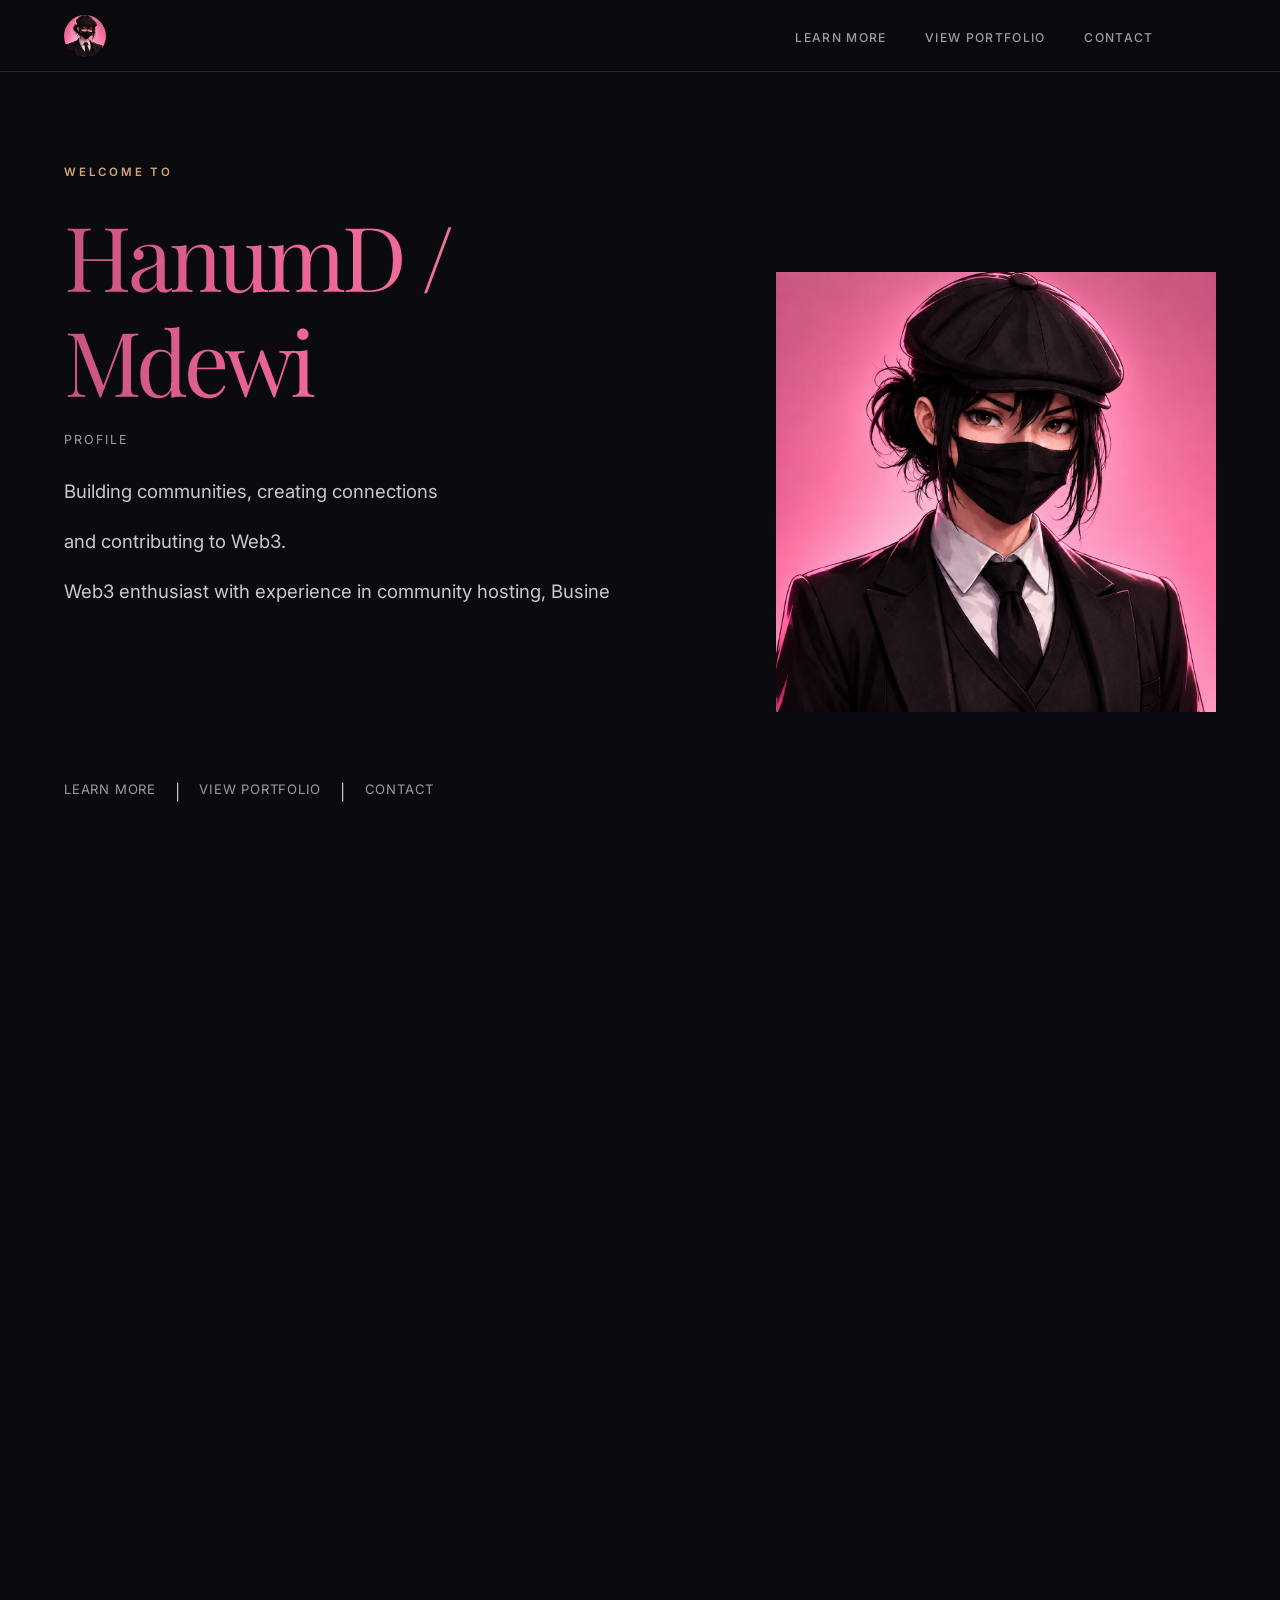
<file: index.html>
<!DOCTYPE html>
<html lang="en">
<head>
    <meta charset="UTF-8">
    <meta name="viewport" content="width=device-width, initial-scale=1.0">
    <title>HanumD / Mdewi — Web3 Community Contributor</title>
    <link rel="stylesheet" href="css/variables.css">
    <link rel="stylesheet" href="css/style.css">
    <link rel="stylesheet" href="css/responsive.css">
    <link href="https://fonts.googleapis.com/css2?family=Playfair+Display:ital,wght@0,400;0,500;0,600;0,700;1,400&family=Inter:wght@300;400;500;600&display=swap" rel="stylesheet">
</head>
<body>
    <nav class="nav">
        <div class="nav-container">
            <a href="index.html" class="logo"><img src="assets/images/profile.jpg" alt="HanumD / Mdewi" class="logo-img"></a>
            <ul class="nav-links">
                <li><a href="about.html">Learn More</a></li>
                <li><a href="projects.html">View Portfolio</a></li>
                <li><a href="contact.html">Contact</a></li>
            </ul>
            <button class="menu-trigger" id="menuTrigger" aria-label="Open menu">
                <span class="bar"></span>
                <span class="bar"></span>
                <span class="bar"></span>
            </button>
        </div>
    </nav>
    <div class="menu-backdrop" id="menuBackdrop"></div>
    <aside class="menu-panel" id="menuPanel" role="dialog" aria-label="Menu">
        <div class="menu-panel__head">
            <h2 class="menu-panel__title" data-i18n="menu.title">// HANUMD / MDEWI</h2>
            <button class="menu-close" id="menuClose" aria-label="Close menu">&times;</button>
        </div>
        <ul class="menu-contents">
            <li class="menu-item">
                <a href="index.html" class="menu-item-link">
                    <span class="menu-item-copy">
                        <span class="menu-item-title" data-text="Home">Home</span>
                        <span class="menu-item-preview" data-text="Landing — banner, tagline &amp; core features.">Landing — banner, tagline &amp; core features.</span>
                    </span>
                </a>
            </li>
            <li class="menu-item">
                <a href="about.html" class="menu-item-link">
                    <span class="menu-item-copy">
                        <span class="menu-item-title" data-text="About">About</span>
                        <span class="menu-item-preview" data-text="Vision, experience &amp; ecosystem links.">Vision, experience &amp; ecosystem links.</span>
                    </span>
                </a>
            </li>
            <li class="menu-item">
                <a href="projects.html" class="menu-item-link">
                    <span class="menu-item-copy">
                        <span class="menu-item-title" data-text="Projects">Projects</span>
                        <span class="menu-item-preview" data-text="Community experience &amp; contributions.">Community experience &amp; contributions.</span>
                    </span>
                </a>
            </li>
            <li class="menu-item">
                <a href="contact.html" class="menu-item-link">
                    <span class="menu-item-copy">
                        <span class="menu-item-title" data-text="Contact">Contact</span>
                        <span class="menu-item-preview" data-text="Get in touch via X, Telegram, Email, Discord.">Get in touch via X, Telegram, Email, Discord.</span>
                    </span>
                </a>
            </li>
        </ul>
        <ul class="menu menu-socials" aria-label="Social media">
            <li class="menu-label">Social media</li>
            <li class="menu-item">
                <a class="menu-item-link" href="https://x.com/HanumD3e" target="_blank" rel="noopener">
                    <img src="assets/icons/x.svg" alt="X" class="menu-item-icon">
                    <span class="menu-item-copy">
                        <span class="menu-item-title" data-text="X">X</span>
                        <span class="menu-item-preview" data-text="HanumD3e">HanumD3e</span>
                    </span>
                </a>
            </li>
            <li class="menu-item">
                <a class="menu-item-link" href="https://t.me/HanumRockerD" target="_blank" rel="noopener">
                    <img src="assets/icons/telegram.svg" alt="Telegram" class="menu-item-icon">
                    <span class="menu-item-copy">
                        <span class="menu-item-title" data-text="Telegram">Telegram</span>
                        <span class="menu-item-preview" data-text="HanumRockerD">HanumRockerD</span>
                    </span>
                </a>
            </li>
            <li class="menu-item">
                <a class="menu-item-link" href="mailto:mdewi2590@gmail.com">
                    <img src="assets/icons/gmail.svg" alt="Email" class="menu-item-icon">
                    <span class="menu-item-copy">
                        <span class="menu-item-title" data-text="Email">Email</span>
                        <span class="menu-item-preview" data-text="mdewi2590@gmail.com">mdewi2590@gmail.com</span>
                    </span>
                </a>
            </li>
            <li class="menu-item">
                <a class="menu-item-link" href="https://discordapp.com/users/1400809156725964801" target="_blank" rel="noopener">
                    <img src="assets/icons/discord.svg" alt="Discord" class="menu-item-icon">
                    <span class="menu-item-copy">
                        <span class="menu-item-title" data-text="Discord">Discord</span>
                        <span class="menu-item-preview" data-text="Send message">Send message</span>
                    </span>
                </a>
            </li>
            <li class="menu-item">
                <a class="menu-item-link" href="https://github.com/mdewi2590-collab" target="_blank" rel="noopener">
                    <img src="assets/icons/github.svg" alt="GitHub" class="menu-item-icon">
                    <span class="menu-item-copy">
                        <span class="menu-item-title" data-text="GitHub">GitHub</span>
                        <span class="menu-item-preview" data-text="Portfolio source">Portfolio source</span>
                    </span>
                </a>
            </li>
            <li class="menu-item">
                <a class="menu-item-link" href="https://www.linkedin.com/in/mega-asmara-dewi-223497419" target="_blank" rel="noopener">
                    <img src="assets/icons/linkedin.svg" alt="LinkedIn" class="menu-item-icon">
                    <span class="menu-item-copy">
                        <span class="menu-item-title" data-text="LinkedIn">LinkedIn</span>
                        <span class="menu-item-preview" data-text="Mega Asmara Dewi">Mega Asmara Dewi</span>
                    </span>
                </a>
            </li>
        </ul>
        <div class="menu-lang-switch">
            <select id="langSelect" aria-label="Language">
                <option value="en">English</option>
                <option value="id">Indonesian</option>
            </select>
        </div>
    </aside>

    <main>
        <section class="hero reveal-block">
            <div class="hero-content">
                <p class="hero-eyebrow reveal-item typewriter" data-type="Welcome to" data-speed="8"></p>
                <h1 class="hero-title reveal-item typewriter" data-type="HanumD / Mdewi" data-speed="8"></h1>
                <p class="hero-profile-label reveal-item typewriter" data-type="profile" data-speed="8"></p>
                <p class="hero-description reveal-item typewriter" data-type="Building communities, creating connections" data-speed="8"></p>
                <p class="hero-description reveal-item typewriter" data-type="and contributing to Web3." data-speed="8"></p>
                <p class="hero-description reveal-item typewriter" data-type="Web3 enthusiast with experience in community hosting, Business Development, user research, and content creation. I've contributed to projects like Ablo, Optimum, and Nirvana, and I'm always looking for opportunities to support communities, engage users, and grow with the ecosystem." data-speed="8"></p>
                <p class="hero-links reveal-item"><a href="about.html">Learn More</a> | <a href="projects.html">View Portfolio</a>| <a href="contact.html">Contact</a></p>
            </div>
            <div class="hero-visual reveal-item">
                <img src="assets/images/profile.jpg" alt="HanumD / Mdewi" class="hero-profile">
            </div>
        </section>

        <section class="split-section reveal-block">
            <div class="split-left reveal-item">
                <div class="split-image">
                    <img src="assets/images/project-1.png" alt="Ablo">
                </div>
            </div>
            <div class="split-right reveal-item">
                <span class="section-tag">Ablo</span>
                <h2 class="split-title">Design Class Host</h2>
                <p class="split-text">
                    Hosted online design classes for community members.
                    Shared practical design knowledge and best practices.
                    Supported creator engagement through educational sessions.
                </p>
                <a href="projects.html#ablo" class="link-arrow">Details →</a>
            </div>
        </section>

        <section class="split-section split-reverse reveal-block">
            <div class="split-right reveal-item">
                <div class="split-image">
                    <img src="assets/images/project-2.png" alt="Optimum">
                </div>
            </div>
            <div class="split-left reveal-item">
                <span class="section-tag">Optimum</span>
                <h2 class="split-title">Community Event Host</h2>
                <p class="split-text">
                    Hosted community events to increase engagement within the Optimum ecosystem, local and global events.
                    Facilitated discussions and supported onboarding for new community members.
                    Helped strengthen community interaction through educational activities.
                </p>
                <a href="projects.html#optimum" class="link-arrow">Details →</a>
            </div>
        </section>

        <section class="split-section reveal-block">
            <div class="split-left reveal-item">
                <div class="split-image">
                    <img src="assets/images/project-3.png" alt="GoDark">
                </div>
            </div>
            <div class="split-right reveal-item">
                <span class="section-tag">GoDark</span>
                <h2 class="split-title">Community Contributor & Content Creator</h2>
                <p class="split-text">
                    Created and shared educational content to increase awareness about privacy and on-chain trading.
                    Engaged with community members through discussions, Q&A, and feedback collection.
                    Helped onboard new members by explaining project concepts and guiding them with useful resources.
                </p>
                <a href="projects.html#godark" class="link-arrow">Details →</a>
            </div>
        </section>

        <section class="split-section split-reverse reveal-block">
            <div class="split-right reveal-item">
                <div class="split-image">
                    <img src="assets/images/project-4.png" alt="Simple Chain">
                </div>
            </div>
            <div class="split-left reveal-item">
                <span class="section-tag">Simple Chain</span>
                <h2 class="split-title">Community Contributor & Content Creator</h2>
                <p class="split-text">
                    Researched and created educational content about Real World Assets (RWA) and SimpleChain's ecosystem.
                    Engaged with the community through discussions, content sharing, and feedback collection.
                    Helped new members understand project fundamentals and use cases through simplified explanations and guides.
                </p>
                <a href="projects.html#simplechain" class="link-arrow">Details →</a>
            </div>
        </section>

        <section class="split-section reveal-block">
            <div class="split-left reveal-item">
                <div class="split-image">
                    <img src="assets/images/project-5.png" alt="Nirvana">
                </div>
            </div>
            <div class="split-right reveal-item">
                <span class="section-tag">Nirvana</span>
                <h2 class="split-title">Business Development & Community Builder</h2>
                <p class="split-text">
                    Conducted user research and collected feedback to validate product ideas.
                    Engaged with potential users and community members through outreach, discussions, and product testing.
                    Created educational content and guided early users to support adoption of Nirvana's token vesting solution on Solana.
                </p>
                <a href="projects.html#nirvana" class="link-arrow">Details →</a>
            </div>
        </section>

        <section class="quote-section reveal-block">
            <p class="quote reveal-item typewriter" data-type="Building communities, creating connections" data-speed="8"></p>
            <p class="quote reveal-item typewriter" data-type="and contributing to Web3." data-speed="8"></p>
        </section>

        <footer class="footer reveal-block">
            <div class="footer-content">
                <a href="https://x.com/HanumD3e" class="footer-icon" target="_blank" rel="noopener noreferrer" title="X">
                    <img src="assets/icons/x.svg" alt="X" class="footer-img">
                </a>
                <a href="https://t.me/HanumRockerD" class="footer-icon" target="_blank" rel="noopener noreferrer" title="Telegram">
                    <img src="assets/icons/telegram.svg" alt="Telegram" class="footer-img">
                </a>
                <a href="mailto:mdewi2590@gmail.com" class="footer-icon" title="Email">
                    <img src="assets/icons/gmail.svg" alt="Email" class="footer-img">
                </a>
                <a href="https://discordapp.com/users/1400809156725964801" class="footer-icon" target="_blank" rel="noopener noreferrer" title="Discord">
                    <img src="assets/icons/discord.svg" alt="Discord" class="footer-img">
                </a>
                <a href="https://github.com/mdewi2590-collab" class="footer-icon" target="_blank" rel="noopener noreferrer" title="GitHub">
                    <img src="assets/icons/github.svg" alt="GitHub" class="footer-img">
                </a>
                <a href="https://www.linkedin.com/in/mega-asmara-dewi-223497419" class="footer-icon" target="_blank" rel="noopener noreferrer" title="LinkedIn — https://www.linkedin.com/in/mega-asmara-dewi-223497419">
                    <img src="assets/icons/linkedin.svg" alt="LinkedIn" class="footer-img">
                </a>
            </div>
            <p class="copyright">© 2026 <a href="https://x.com/eixaid" target="_blank" rel="noopener noreferrer">0xEixa</a>. All rights reserved.</p>
        </footer>
    </main>

    <script src="js/main.js"></script>
    <script src="js/navbar.js"></script>
</body>
</html>
</file>
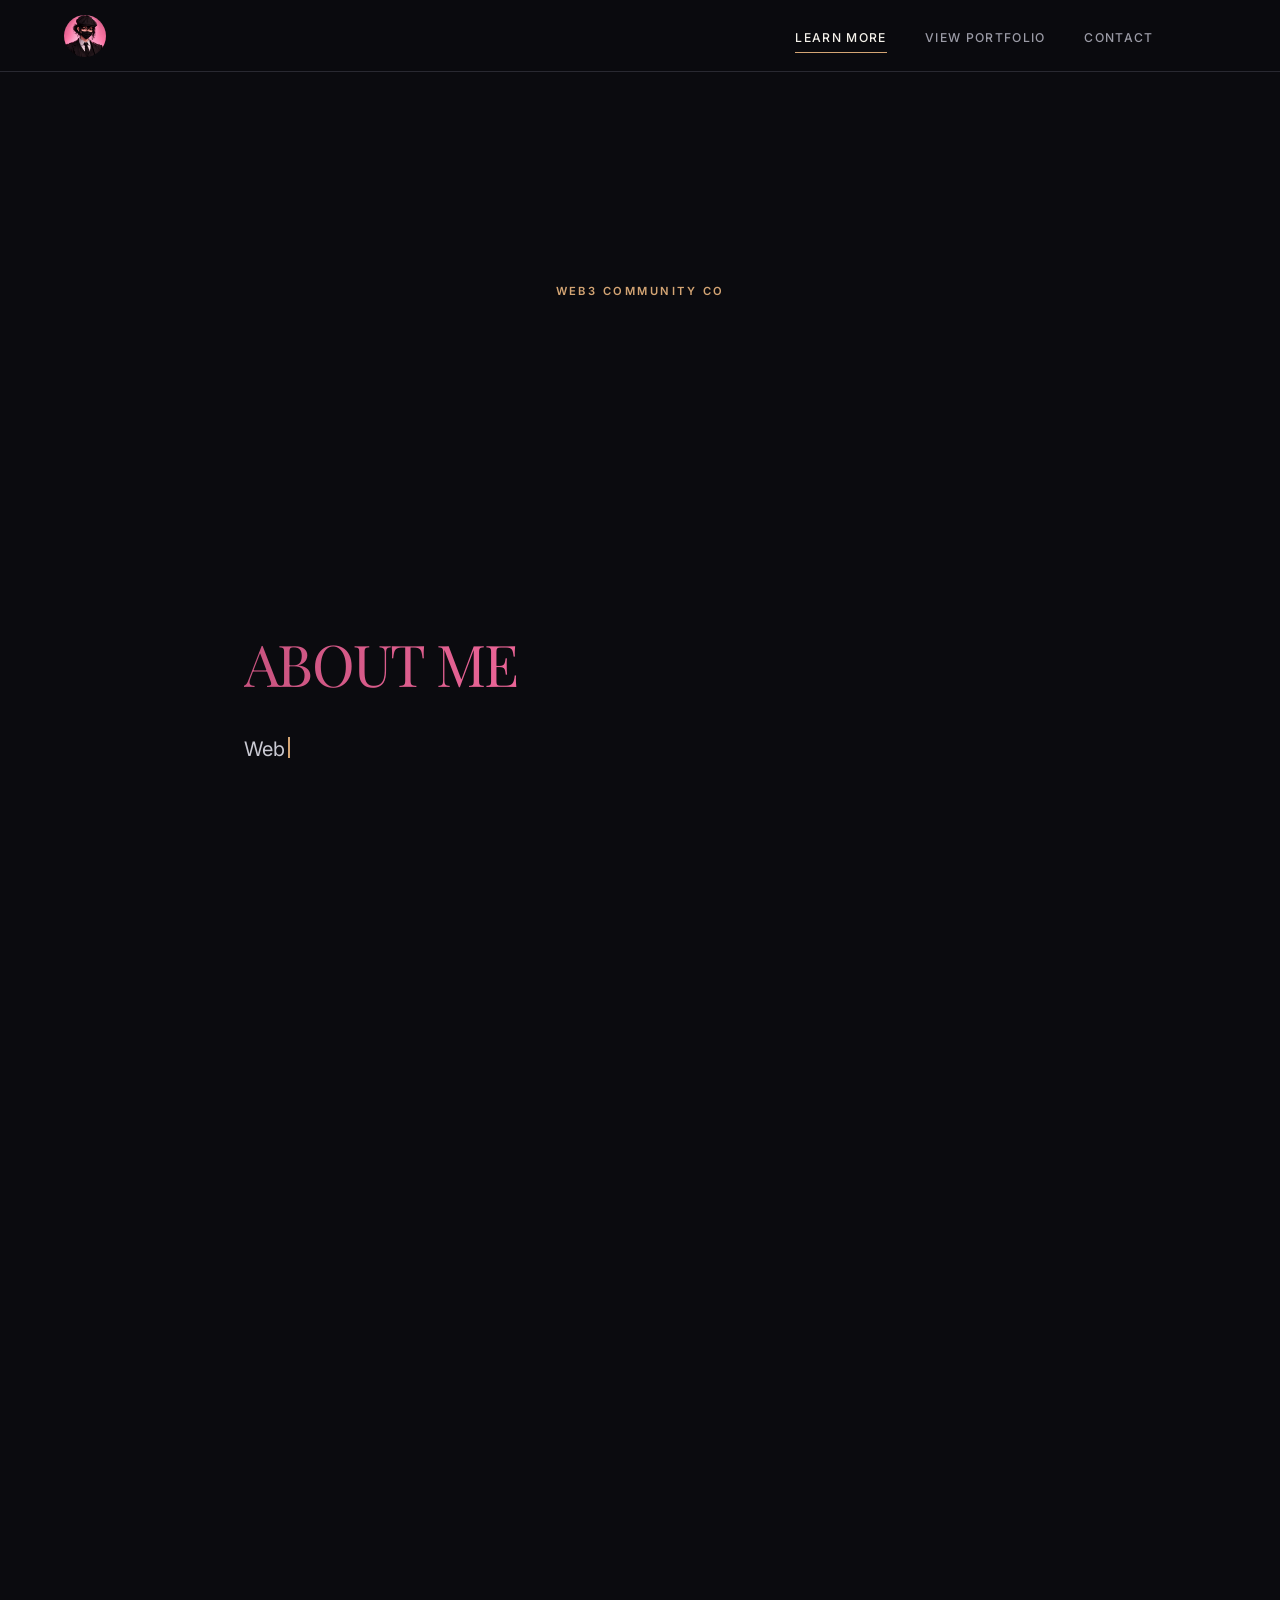
<file: about.html>
<!DOCTYPE html>
<html lang="en">
<head>
    <meta charset="UTF-8">
    <meta name="viewport" content="width=device-width, initial-scale=1.0">
    <title>HanumD / Mdewi — Web3 Community Contributor</title>
    <link rel="stylesheet" href="css/variables.css">
    <link rel="stylesheet" href="css/style.css">
    <link rel="stylesheet" href="css/responsive.css">
    <link href="https://fonts.googleapis.com/css2?family=Playfair+Display:ital,wght@0,400;0,500;0,600;0,700;1,400&family=Inter:wght@300;400;500;600&display=swap" rel="stylesheet">
</head>
<body>
    <nav class="nav">
        <div class="nav-container">
            <a href="index.html" class="logo"><img src="assets/images/profile.jpg" alt="HanumD / Mdewi" class="logo-img"></a>
            <ul class="nav-links">
                <li><a href="about.html">Learn More</a></li>
                <li><a href="projects.html">View Portfolio</a></li>
                <li><a href="contact.html">Contact</a></li>
            </ul>
            <button class="menu-trigger" id="menuTrigger" aria-label="Open menu">
                <span class="bar"></span>
                <span class="bar"></span>
                <span class="bar"></span>
            </button>
        </div>
    </nav>
    <div class="menu-backdrop" id="menuBackdrop"></div>
    <aside class="menu-panel" id="menuPanel" role="dialog" aria-label="Menu">
        <div class="menu-panel__head">
            <h2 class="menu-panel__title" data-i18n="menu.title">// HANUMD / MDEWI</h2>
            <button class="menu-close" id="menuClose" aria-label="Close menu">&times;</button>
        </div>
        <ul class="menu-contents">
                    <li class="menu-item">
                        <a href="index.html" class="menu-item-link">
                            <span class="menu-item-copy">
                                <span class="menu-item-title" data-text="Home">Home</span>
                                <span class="menu-item-preview" data-text="Landing — banner, tagline &amp; core features.">Landing — banner, tagline &amp; core features.</span>
                            </span>
                        </a>
                    </li>
                    <li class="menu-item">
                        <a href="about.html" class="menu-item-link">
                            <span class="menu-item-copy">
                                <span class="menu-item-title" data-text="About">About</span>
                                <span class="menu-item-preview" data-text="Vision, experience &amp; ecosystem links.">Vision, experience &amp; ecosystem links.</span>
                            </span>
                        </a>
                    </li>
                    <li class="menu-item">
                        <a href="projects.html" class="menu-item-link">
                            <span class="menu-item-copy">
                                <span class="menu-item-title" data-text="Projects">Projects</span>
                                <span class="menu-item-preview" data-text="Community experience &amp; contributions.">Community experience &amp; contributions.</span>
                            </span>
                        </a>
                    </li>
                    <li class="menu-item">
                        <a href="contact.html" class="menu-item-link">
                            <span class="menu-item-copy">
                                <span class="menu-item-title" data-text="Contact">Contact</span>
                                <span class="menu-item-preview" data-text="Get in touch via X, Telegram, Email, Discord.">Get in touch via X, Telegram, Email, Discord.</span>
                            </span>
                        </a>
                    </li>
                </ul>
        <ul class="menu menu-socials" aria-label="Social media">
            <li class="menu-label">Social media</li>
            <li class="menu-item">
                <a class="menu-item-link" href="https://x.com/HanumD3e" target="_blank" rel="noopener">
                    <img src="assets/icons/x.svg" alt="X" class="menu-item-icon">
                    <span class="menu-item-copy">
                        <span class="menu-item-title" data-text="X">X</span>
                        <span class="menu-item-preview" data-text="HanumD3e">HanumD3e</span>
                    </span>
                </a>
            </li>
            <li class="menu-item">
                <a class="menu-item-link" href="https://t.me/HanumRockerD" target="_blank" rel="noopener">
                    <img src="assets/icons/telegram.svg" alt="Telegram" class="menu-item-icon">
                    <span class="menu-item-copy">
                        <span class="menu-item-title" data-text="Telegram">Telegram</span>
                        <span class="menu-item-preview" data-text="HanumRockerD">HanumRockerD</span>
                    </span>
                </a>
            </li>
            <li class="menu-item">
                <a class="menu-item-link" href="mailto:mdewi2590@gmail.com">
                    <img src="assets/icons/gmail.svg" alt="Email" class="menu-item-icon">
                    <span class="menu-item-copy">
                        <span class="menu-item-title" data-text="Email">Email</span>
                        <span class="menu-item-preview" data-text="mdewi2590@gmail.com">mdewi2590@gmail.com</span>
                    </span>
                </a>
            </li>
            <li class="menu-item">
                <a class="menu-item-link" href="https://discordapp.com/users/1400809156725964801" target="_blank" rel="noopener">
                    <img src="assets/icons/discord.svg" alt="Discord" class="menu-item-icon">
                    <span class="menu-item-copy">
                        <span class="menu-item-title" data-text="Discord">Discord</span>
                        <span class="menu-item-preview" data-text="Send message">Send message</span>
                    </span>
                </a>
            </li>
            <li class="menu-item">
                <a class="menu-item-link" href="https://github.com/mdewi2590-collab" target="_blank" rel="noopener">
                    <img src="assets/icons/github.svg" alt="GitHub" class="menu-item-icon">
                    <span class="menu-item-copy">
                        <span class="menu-item-title" data-text="GitHub">GitHub</span>
                        <span class="menu-item-preview" data-text="Portfolio source">Portfolio source</span>
                    </span>
                </a>
            </li>
            <li class="menu-item">
                <a class="menu-item-link" href="https://www.linkedin.com/in/mega-asmara-dewi-223497419" target="_blank" rel="noopener">
                    <img src="assets/icons/linkedin.svg" alt="LinkedIn" class="menu-item-icon">
                    <span class="menu-item-copy">
                        <span class="menu-item-title" data-text="LinkedIn">LinkedIn</span>
                        <span class="menu-item-preview" data-text="Mega Asmara Dewi">Mega Asmara Dewi</span>
                    </span>
                </a>
            </li>
        </ul>
        <div class="menu-lang-switch">
            <select id="langSelect" aria-label="Language">
                <option value="en">English</option>
                <option value="id">Indonesian</option>
            </select>
        </div>
    </aside>

    <main>
        <section class="page-header reveal-block">
            <div class="container">
                <p class="section-tag reveal-item typewriter" data-type="WEB3 COMMUNITY CONTRIBUTOR" data-speed="8"></p>
                <h1 class="page-title reveal-item typewriter" data-type="HanumD / Mdewi" data-speed="8"></h1>
            </div>
        </section>

        <!-- Original ABOUT ME section (profile only, tagline removed from here) -->
        <section class="about-section reveal-block">
            <div class="container">
                <h2 class="section-title reveal-item typewriter" data-type="ABOUT ME" data-speed="8"></h2>
                <p class="about-text reveal-item typewriter" data-type="Web3 enthusiast with experience in community hosting, Business Development, user research, and content creation. I've contributed to projects like Ablo, Optimum, and Nirvana, and I'm always looking for opportunities to support communities, engage users, and grow with the ecosystem." data-speed="8"></p>
            </div>
        </section>

        <!-- KEY ACHIEVEMENT -->
        <section class="key-achievements reveal-block">
            <div class="container">
                <h2 class="section-title reveal-item typewriter" data-type="KEY ACHIEVEMENT" data-speed="8"></h2>
                <ul class="achievement-list reveal-item">
                    <li class="reveal-item">Awardee Solana scholarship mancer support by Superteam Indonesia</li>
                    <li class="reveal-item">Awardee Solana scholarship support by Shefi</li>
                    <li class="reveal-item">Conducted 30+ user interviews for product validation.</li>
                    <li class="reveal-item">Acquired 3 pilot users through community outreach.</li>
                    <li class="reveal-item">Hosted Web3 community events at Optimum.</li>
                    <li class="reveal-item">Delivered design workshops for the Ablo community.</li>
                    <li class="reveal-item">Published educational Web3 content across Twitter/X</li>
                </ul>
            </div>
        </section>

        <!-- CERTIFICATION -->
        <section class="certifications reveal-block">
            <div class="container">
                <h2 class="section-title reveal-item typewriter" data-type="CERTIFICATION" data-speed="8"></h2>
                <div class="cert-item reveal-item">
                    <h3 class="cert-title reveal-item typewriter" data-type="Solana Scholarship Awardee Mancer × Superteam Indonesia | 2026">Solana Scholarship Awardee Mancer × Superteam Indonesia | 2026</h3>
                    <p class="cert-desc reveal-item typewriter" data-type="Solana Scholarship Awardee Mancer × Superteam Indonesia | 2026 Successfully completed a 10-week scholarship focused on the Solana ecosystem, startup building, and Web3 product development. Collaborated in a cross-functional team to build Nirvana, a token vesting solution on Solana. Specialized in Business Development, including user research, market validation, product testing, and pilot user acquisition." data-speed="8"></p>
                </div>
                <div class="cert-item reveal-item">
                    <h3 class="cert-title reveal-item typewriter" data-type="Solana Scholarship Awardee SheFi | Global | 2026">Solana Scholarship Awardee SheFi | Global | 2026</h3>
                    <p class="cert-desc reveal-item typewriter" data-type="Solana Scholarship Awardee SheFi | Global | 2026 Selected as a Solana Scholarship Awardee through SheFi, a global Web3 education program. Completed an 8-week program covering Web3 fundamentals, blockchain technology, the Solana ecosystem, DeFi, wallets, and decentralized applications. Engaged with a diverse global community of Web3 learners and builders, developing strong communication, networking, and community engagement skills." data-speed="8"></p>
                </div>
            </div>
        </section>

        <!-- Closing tagline -->
        <section class="quote-section reveal-block">
            <p class="quote reveal-item typewriter" data-type="Building communities, creating connections" data-speed="8"></p>
            <p class="quote reveal-item typewriter" data-type="and contributing to Web3." data-speed="8"></p>
        </section>

        <footer class="footer reveal-block">
            <div class="footer-content">
                <a href="https://x.com/HanumD3e" class="footer-icon" target="_blank" rel="noopener" title="X">
                    <img src="assets/icons/x.svg" alt="X" class="footer-img">
                </a>
                <a href="https://t.me/HanumRockerD" class="footer-icon" target="_blank" rel="noopener" title="Telegram">
                    <img src="assets/icons/telegram.svg" alt="Telegram" class="footer-img">
                </a>
                <a href="mailto:mdewi2590@gmail.com" class="footer-icon" title="Email">
                    <img src="assets/icons/gmail.svg" alt="Email" class="footer-img">
                </a>
                <a href="https://discordapp.com/users/1400809156725964801" class="footer-icon" target="_blank" rel="noopener" title="Discord">
                    <img src="assets/icons/discord.svg" alt="Discord" class="footer-img">
                </a>
                <a href="https://github.com/mdewi2590-collab" class="footer-icon" target="_blank" rel="noopener" title="GitHub">
                    <img src="assets/icons/github.svg" alt="GitHub" class="footer-img">
                </a>
                <a href="https://www.linkedin.com/in/mega-asmara-dewi-223497419" class="footer-icon" target="_blank" rel="noopener" title="LinkedIn">
                    <img src="assets/icons/linkedin.svg" alt="LinkedIn" class="footer-img">
                </a>
            </div>
            <p class="copyright">© 2026 <a href="https://x.com/eixaid" target="_blank" rel="noopener noreferrer">0xEixa</a>. All rights reserved.</p>
        </footer>
    </main>

    <script src="js/main.js"></script>
    <script src="js/navbar.js"></script>
</body>
</html>
</file>
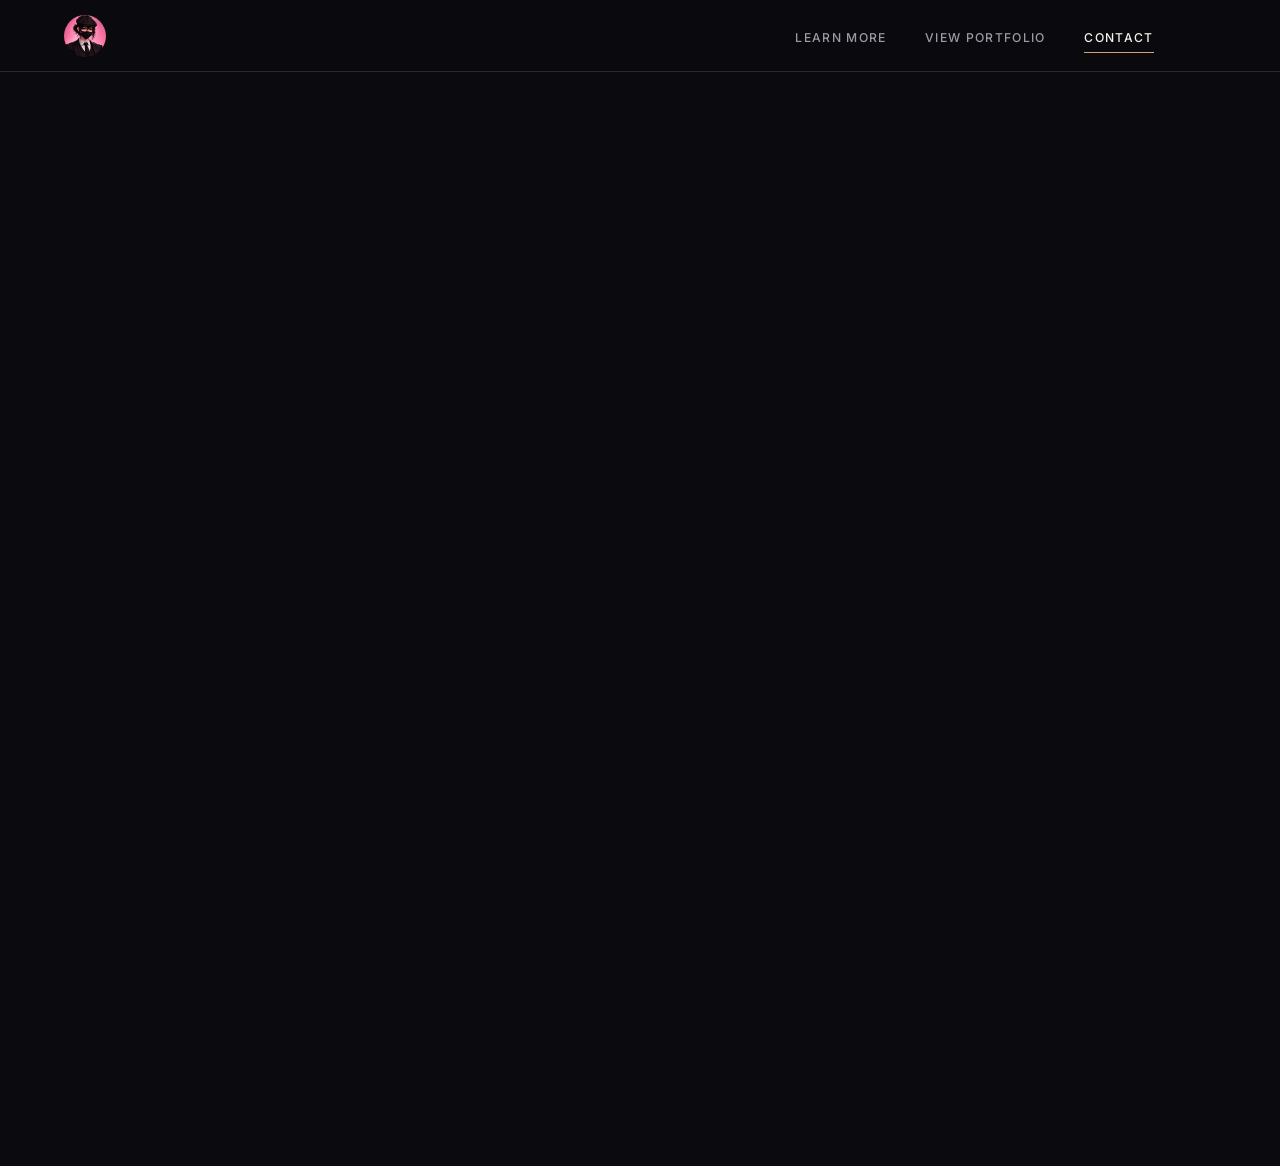
<file: contact.html>
<!DOCTYPE html>
<html lang="en">
<head>
    <meta charset="UTF-8">
    <meta name="viewport" content="width=device-width, initial-scale=1.0">
    <title>Contact me</title>
    <link rel="stylesheet" href="css/variables.css">
    <link rel="stylesheet" href="css/style.css">
    <link rel="stylesheet" href="css/responsive.css">
    <link href="https://fonts.googleapis.com/css2?family=Playfair+Display:ital,wght@0,400;0,500;0,600;0,700;1,400&family=Inter:wght@300;400;500;600&display=swap" rel="stylesheet">
</head>
<body>
    <nav class="nav">
        <div class="nav-container">
            <a href="index.html" class="logo">
                <img src="assets/images/profile.jpg" alt="HanumD / Mdewi" class="logo-img">
            </a>
            <ul class="nav-links">
                <li><a href="about.html">Learn More</a></li>
                <li><a href="projects.html">View Portfolio</a></li>
                <li><a href="contact.html">Contact</a></li>
            </ul>
            <button class="menu-trigger" id="menuTrigger" aria-label="Open menu">
                <span class="bar"></span>
                <span class="bar"></span>
                <span class="bar"></span>
            </button>
        </div>
    </nav>
    <div class="menu-backdrop" id="menuBackdrop"></div>
    <aside class="menu-panel" id="menuPanel" role="dialog" aria-label="Menu">
        <div class="menu-panel__head">
            <h2 class="menu-panel__title" data-i18n="menu.title">// HANUMD / MDEWI</h2>
            <button class="menu-close" id="menuClose" aria-label="Close menu">&times;</button>
        </div>
        <ul class="menu-contents">
            <li class="menu-item">
                <a href="index.html" class="menu-item-link">
                    <span class="menu-item-copy">
                        <span class="menu-item-title" data-text="Home">Home</span>
                        <span class="menu-item-preview" data-text="Landing — banner, tagline &amp; core features.">Landing — banner, tagline &amp; core features.</span>
                    </span>
                </a>
            </li>
            <li class="menu-item">
                <a href="about.html" class="menu-item-link">
                    <span class="menu-item-copy">
                        <span class="menu-item-title" data-text="About">About</span>
                        <span class="menu-item-preview" data-text="Vision, experience &amp; ecosystem links.">Vision, experience &amp; ecosystem links.</span>
                    </span>
                </a>
            </li>
            <li class="menu-item">
                <a href="projects.html" class="menu-item-link">
                    <span class="menu-item-copy">
                        <span class="menu-item-title" data-text="Projects">Projects</span>
                        <span class="menu-item-preview" data-text="Community experience &amp; contributions.">Community experience &amp; contributions.</span>
                    </span>
                </a>
            </li>
            <li class="menu-item">
                <a href="contact.html" class="menu-item-link">
                    <span class="menu-item-copy">
                        <span class="menu-item-title" data-text="Contact">Contact</span>
                        <span class="menu-item-preview" data-text="Get in touch via X, Telegram, Email, Discord.">Get in touch via X, Telegram, Email, Discord.</span>
                    </span>
                </a>
            </li>
        </ul>
        <ul class="menu menu-socials" aria-label="Social media">
            <li class="menu-label">Social media</li>
            <li class="menu-item">
                <a class="menu-item-link" href="https://x.com/HanumD3e" target="_blank" rel="noopener">
                    <img src="assets/icons/x.svg" alt="X" class="menu-item-icon">
                    <span class="menu-item-copy">
                        <span class="menu-item-title" data-text="X">X</span>
                        <span class="menu-item-preview" data-text="HanumD3e">HanumD3e</span>
                    </span>
                </a>
            </li>
            <li class="menu-item">
                <a class="menu-item-link" href="https://t.me/HanumRockerD" target="_blank" rel="noopener">
                    <img src="assets/icons/telegram.svg" alt="Telegram" class="menu-item-icon">
                    <span class="menu-item-copy">
                        <span class="menu-item-title" data-text="Telegram">Telegram</span>
                        <span class="menu-item-preview" data-text="HanumRockerD">HanumRockerD</span>
                    </span>
                </a>
            </li>
            <li class="menu-item">
                <a class="menu-item-link" href="mailto:mdewi2590@gmail.com">
                    <img src="assets/icons/gmail.svg" alt="Email" class="menu-item-icon">
                    <span class="menu-item-copy">
                        <span class="menu-item-title" data-text="Email">Email</span>
                        <span class="menu-item-preview" data-text="mdewi2590@gmail.com">mdewi2590@gmail.com</span>
                    </span>
                </a>
            </li>
            <li class="menu-item">
                <a class="menu-item-link" href="https://discordapp.com/users/1400809156725964801" target="_blank" rel="noopener">
                    <img src="assets/icons/discord.svg" alt="Discord" class="menu-item-icon">
                    <span class="menu-item-copy">
                        <span class="menu-item-title" data-text="Discord">Discord</span>
                        <span class="menu-item-preview" data-text="Send message">Send message</span>
                    </span>
                </a>
            </li>
            <li class="menu-item">
                <a class="menu-item-link" href="https://github.com/mdewi2590-collab" target="_blank" rel="noopener">
                    <img src="assets/icons/github.svg" alt="GitHub" class="menu-item-icon">
                    <span class="menu-item-copy">
                        <span class="menu-item-title" data-text="GitHub">GitHub</span>
                        <span class="menu-item-preview" data-text="Portfolio source">Portfolio source</span>
                    </span>
                </a>
            </li>
            <li class="menu-item">
                <a class="menu-item-link" href="https://www.linkedin.com/in/mega-asmara-dewi-223497419" target="_blank" rel="noopener">
                    <img src="assets/icons/linkedin.svg" alt="LinkedIn" class="menu-item-icon">
                    <span class="menu-item-copy">
                        <span class="menu-item-title" data-text="LinkedIn">LinkedIn</span>
                        <span class="menu-item-preview" data-text="Mega Asmara Dewi">Mega Asmara Dewi</span>
                    </span>
                </a>
            </li>
        </ul>
        <div class="menu-lang-switch">
            <select id="langSelect" aria-label="Language">
                <option value="en">English</option>
                <option value="id">Indonesian</option>
            </select>
        </div>
    </aside>
    <main>
        <section class="contact-page reveal-block">
            <div class="container">
                <div class="contact-info reveal-item">
                    <p class="section-tag reveal-item typewriter" data-type="Contact me" data-speed="8"></p>
                    <h1 class="contact-title reveal-item typewriter" data-type="Contact me" data-speed="8"></h1>
                </div>
                <ul class="contact-list reveal-item">
<li class="contact-item">
<a href="mailto:mdewi2590@gmail.com" class="contact-link">
<li class="contact-item">
                        <div class="contact-header">
                            <img src="assets/icons/gmail.svg" alt="Email" class="contact-icon">
                            <span class="contact-label">Email</span>
                        </div>
                        <p class="contact-value">mdewi2590@gmail.com</p>
                    </li>
</a>
</li>

<li class="contact-item">
<a href="https://t.me/HanumRockerD" class="contact-link" target="_blank" rel="noopener noreferrer">
<li class="contact-item">
                        <div class="contact-header">
                            <img src="assets/icons/telegram.svg" alt="Telegram" class="contact-icon">
                            <span class="contact-label">Telegram</span>
                        </div>
                        <p class="contact-value">HanumRockerD</p>
                    </li>
</a>
</li>

<li class="contact-item">
<a href="https://x.com/HanumD3e" class="contact-link" target="_blank" rel="noopener noreferrer">
<li class="contact-item">
                        <div class="contact-header">
                            <img src="assets/icons/x.svg" alt="X" class="contact-icon">
                            <span class="contact-label">X</span>
                        </div>
                        <p class="contact-value">HanumD3e</p>
                    </li>
</a>
</li>

<li class="contact-item">
<a href="https://discordapp.com/users/1400809156725964801" class="contact-link" target="_blank" rel="noopener noreferrer">
<li class="contact-item">
                        <div class="contact-header">
                            <img src="assets/icons/discord.svg" alt="Discord" class="contact-icon">
                            <span class="contact-label">Discord</span>
                        </div>
                        <p class="contact-value">Send message</p>
                    </li>
</a>
</li>

<li class="contact-item">
<a href="https://www.linkedin.com/in/mega-asmara-dewi-223497419" class="contact-link" target="_blank" rel="noopener noreferrer">
<li class="contact-item">
                        <div class="contact-header">
                            <img src="assets/icons/linkedin.svg" alt="LinkedIn" class="contact-icon">
                            <span class="contact-label">LinkedIn</span>
                        </div>
                        <p class="contact-value">Mega Asmara Dewi</p>
                    </li>
</a>
</li>
</ul>
            </div>
        </section>
    </main>
    <footer class="footer reveal-block">
        <div class="footer-content">
            <a href="https://x.com/HanumD3e" class="footer-icon" target="_blank" rel="noopener noreferrer" title="X">
                <img src="assets/icons/x.svg" alt="X" class="footer-img">
            </a>
            <a href="https://t.me/HanumRockerD" class="footer-icon" target="_blank" rel="noopener noreferrer" title="Telegram">
                <img src="assets/icons/telegram.svg" alt="Telegram" class="footer-img">
            </a>
            <a href="mailto:mdewi2590@gmail.com" class="footer-icon" title="Email">
                <img src="assets/icons/gmail.svg" alt="Email" class="footer-img">
            </a>
            <a href="https://discordapp.com/users/1400809156725964801" class="footer-icon" target="_blank" rel="noopener noreferrer" title="Discord">
                <img src="assets/icons/discord.svg" alt="Discord" class="footer-img">
            </a>
            <a href="https://github.com/mdewi2590-collab" class="footer-icon" target="_blank" rel="noopener noreferrer" title="GitHub">
                <img src="assets/icons/github.svg" alt="GitHub" class="footer-img">
            </a>
            <a href="https://www.linkedin.com/in/mega-asmara-dewi-223497419" class="footer-icon" target="_blank" rel="noopener noreferrer" title="LinkedIn — https://www.linkedin.com/in/mega-asmara-dewi-223497419">
                <img src="assets/icons/linkedin.svg" alt="LinkedIn" class="footer-img">
            </a>
        </div>
        <p class="copyright">© 2026 <a href="https://x.com/eixaid" target="_blank" rel="noopener noreferrer">0xEixa</a>. All rights reserved.</p>
    </footer>
    <script src="js/main.js"></script>
    <script src="js/navbar.js"></script>
</body>
</html>
</file>
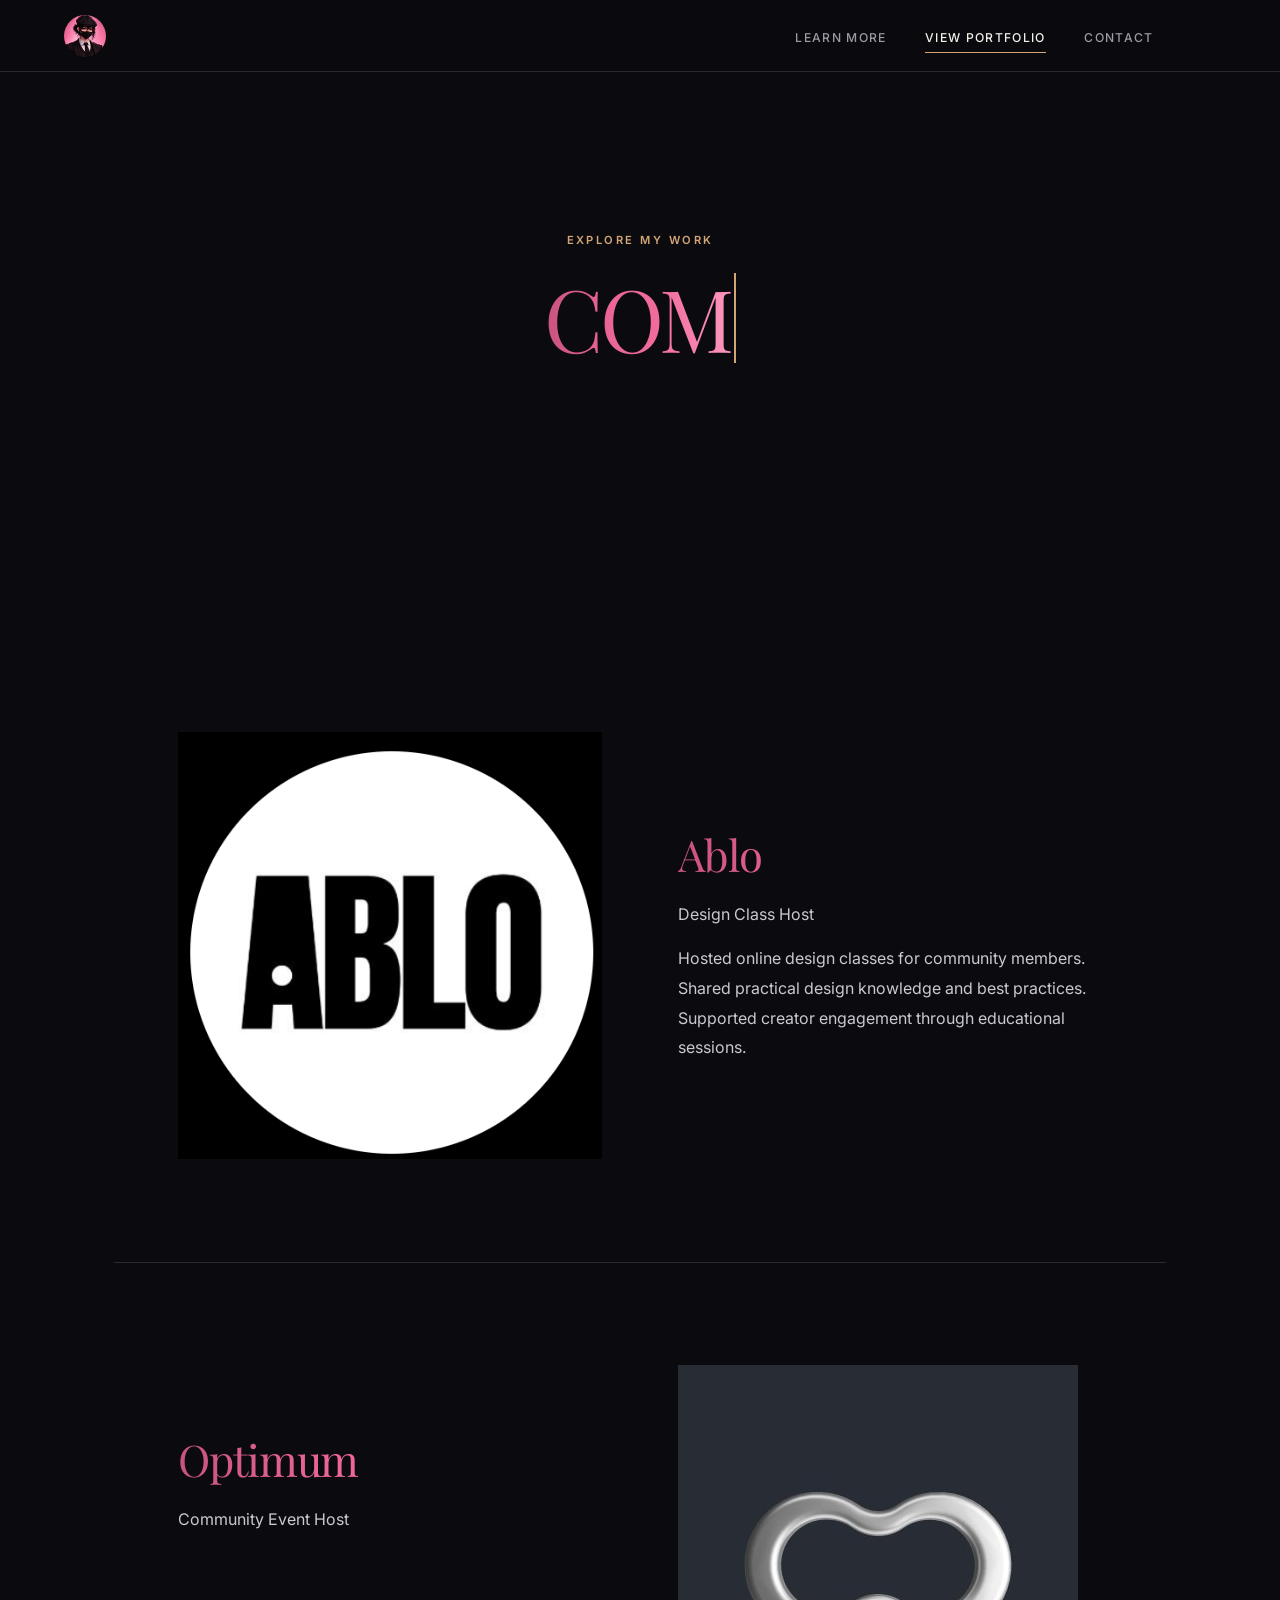
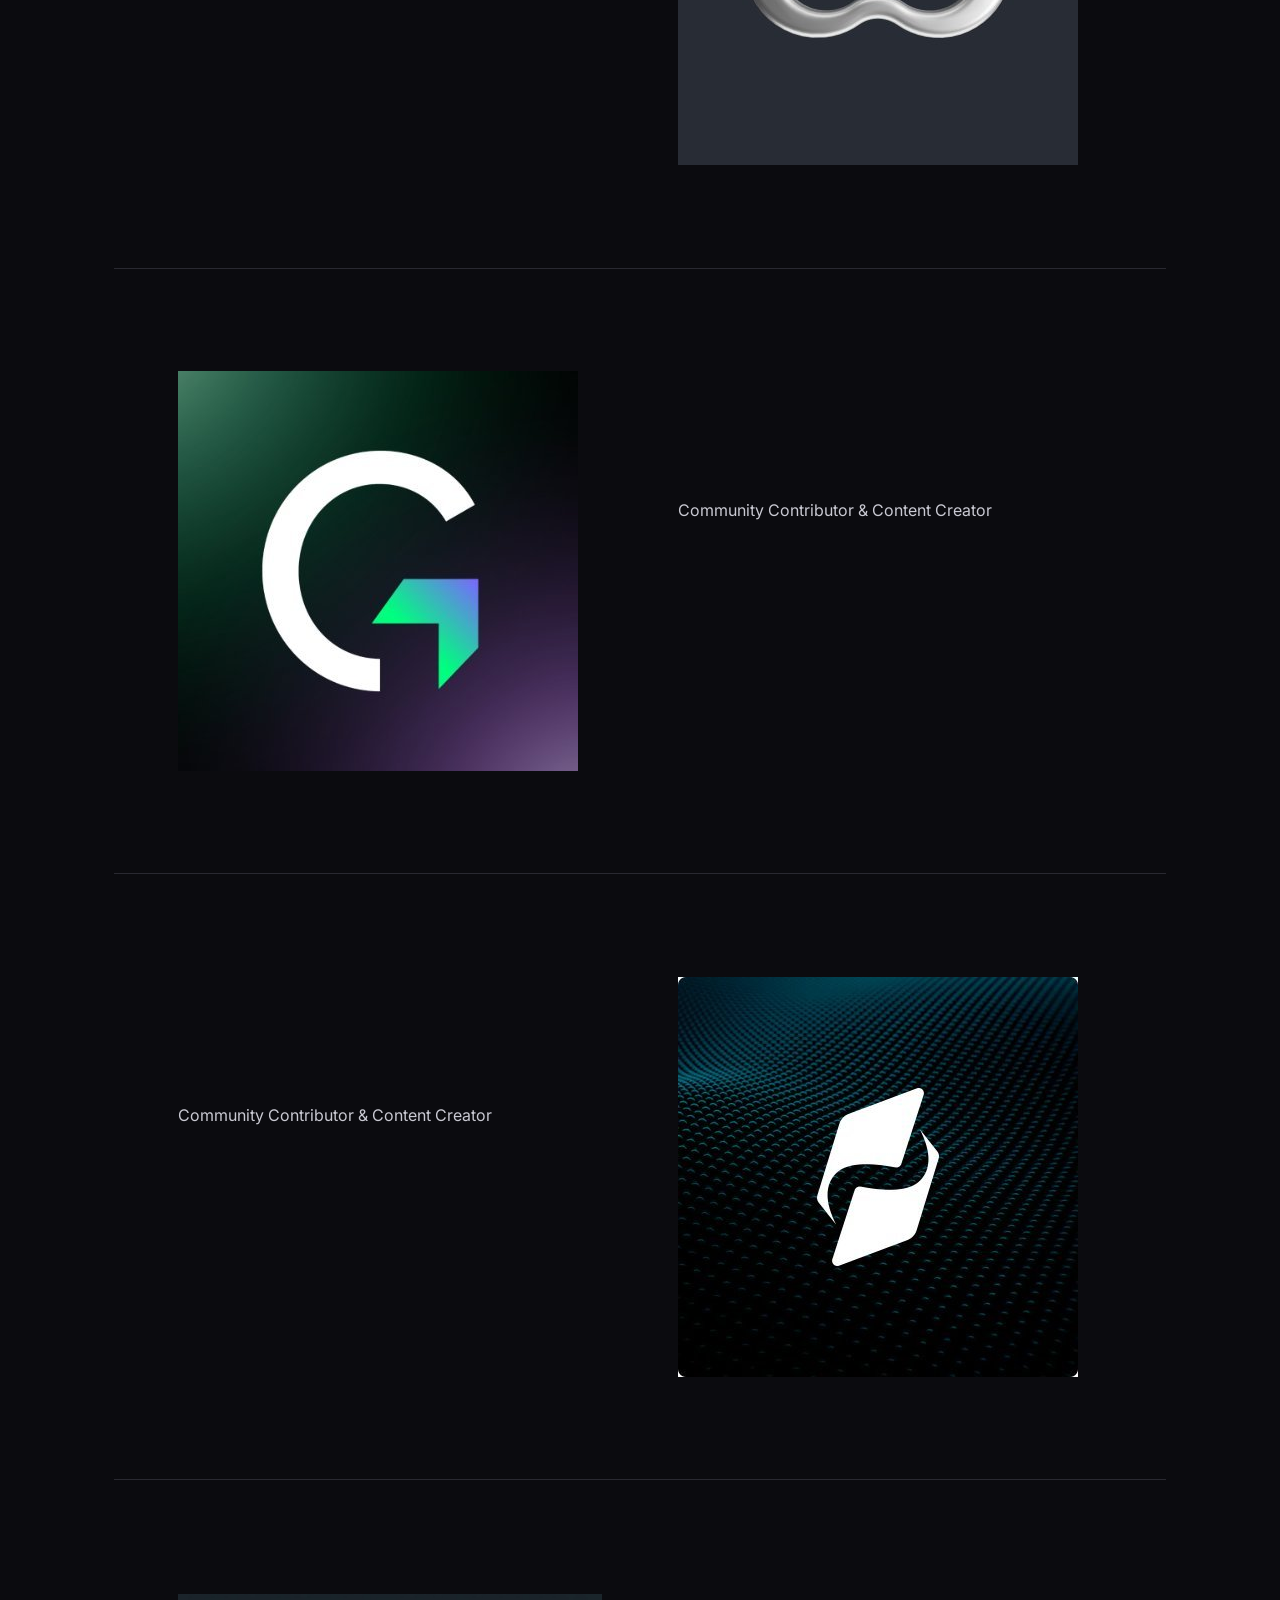
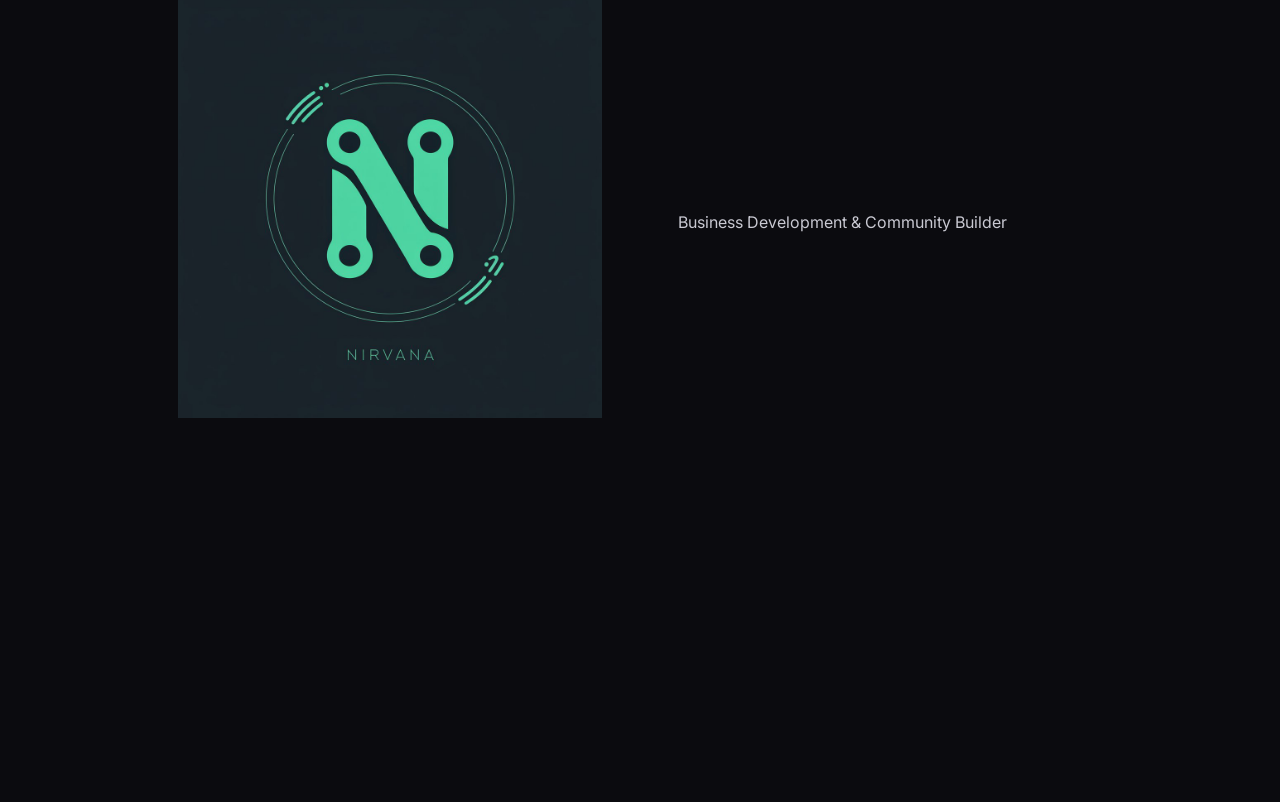
<file: projects.html>
<!DOCTYPE html>
<html lang="en">
<head>
    <meta charset="UTF-8">
    <meta name="viewport" content="width=device-width, initial-scale=1.0">
    <title>Explore my work</title>
    <link rel="stylesheet" href="css/variables.css">
    <link rel="stylesheet" href="css/style.css">
    <link rel="stylesheet" href="css/responsive.css">
    <link href="https://fonts.googleapis.com/css2?family=Playfair+Display:ital,wght@0,400;0,500;0,600;0,700;1,400&family=Inter:wght@300;400;500;600&display=swap" rel="stylesheet">
</head>
<body>
    <nav class="nav">
        <div class="nav-container">
            <a href="index.html" class="logo"><img src="assets/images/profile.jpg" alt="HanumD / Mdewi" class="logo-img"></a>
            <ul class="nav-links">
                <li><a href="about.html">Learn More</a></li>
                <li><a href="projects.html">View Portfolio</a></li>
                <li><a href="contact.html">Contact</a></li>
            </ul>
            <button class="menu-trigger" id="menuTrigger" aria-label="Open menu">
                <span class="bar"></span>
                <span class="bar"></span>
                <span class="bar"></span>
            </button>
        </div>
    </nav>
    <div class="menu-backdrop" id="menuBackdrop"></div>
    <aside class="menu-panel" id="menuPanel" role="dialog" aria-label="Menu">
        <div class="menu-panel__head">
            <h2 class="menu-panel__title" data-i18n="menu.title">// HANUMD / MDEWI</h2>
            <button class="menu-close" id="menuClose" aria-label="Close menu">&times;</button>
        </div>
        <ul class="menu-contents">
                    <li class="menu-item">
                        <a href="index.html" class="menu-item-link">
                            <span class="menu-item-copy">
                                <span class="menu-item-title" data-text="Home">Home</span>
                                <span class="menu-item-preview" data-text="Landing — banner, tagline &amp; core features.">Landing — banner, tagline &amp; core features.</span>
                            </span>
                        </a>
                    </li>
                    <li class="menu-item">
                        <a href="about.html" class="menu-item-link">
                            <span class="menu-item-copy">
                                <span class="menu-item-title" data-text="About">About</span>
                                <span class="menu-item-preview" data-text="Vision, experience &amp; ecosystem links.">Vision, experience &amp; ecosystem links.</span>
                            </span>
                        </a>
                    </li>
                    <li class="menu-item">
                        <a href="projects.html" class="menu-item-link">
                            <span class="menu-item-copy">
                                <span class="menu-item-title" data-text="Projects">Projects</span>
                                <span class="menu-item-preview" data-text="Community experience &amp; contributions.">Community experience &amp; contributions.</span>
                            </span>
                        </a>
                    </li>
                    <li class="menu-item">
                        <a href="contact.html" class="menu-item-link">
                            <span class="menu-item-copy">
                                <span class="menu-item-title" data-text="Contact">Contact</span>
                                <span class="menu-item-preview" data-text="Get in touch via X, Telegram, Email, Discord.">Get in touch via X, Telegram, Email, Discord.</span>
                            </span>
                        </a>
                    </li>
                </ul>
        <ul class="menu menu-socials" aria-label="Social media">
            <li class="menu-label">Social media</li>
            <li class="menu-item">
                <a class="menu-item-link" href="https://x.com/HanumD3e" target="_blank" rel="noopener">
                    <img src="assets/icons/x.svg" alt="X" class="menu-item-icon">
                    <span class="menu-item-copy">
                        <span class="menu-item-title" data-text="X">X</span>
                        <span class="menu-item-preview" data-text="HanumD3e">HanumD3e</span>
                    </span>
                </a>
            </li>
            <li class="menu-item">
                <a class="menu-item-link" href="https://t.me/HanumRockerD" target="_blank" rel="noopener">
                    <img src="assets/icons/telegram.svg" alt="Telegram" class="menu-item-icon">
                    <span class="menu-item-copy">
                        <span class="menu-item-title" data-text="Telegram">Telegram</span>
                        <span class="menu-item-preview" data-text="HanumRockerD">HanumRockerD</span>
                    </span>
                </a>
            </li>
            <li class="menu-item">
                <a class="menu-item-link" href="mailto:mdewi2590@gmail.com">
                    <img src="assets/icons/gmail.svg" alt="Email" class="menu-item-icon">
                    <span class="menu-item-copy">
                        <span class="menu-item-title" data-text="Email">Email</span>
                        <span class="menu-item-preview" data-text="mdewi2590@gmail.com">mdewi2590@gmail.com</span>
                    </span>
                </a>
            </li>
            <li class="menu-item">
                <a class="menu-item-link" href="https://discordapp.com/users/1400809156725964801" target="_blank" rel="noopener">
                    <img src="assets/icons/discord.svg" alt="Discord" class="menu-item-icon">
                    <span class="menu-item-copy">
                        <span class="menu-item-title" data-text="Discord">Discord</span>
                        <span class="menu-item-preview" data-text="Send message">Send message</span>
                    </span>
                </a>
            </li>
            <li class="menu-item">
                <a class="menu-item-link" href="https://github.com/mdewi2590-collab" target="_blank" rel="noopener">
                    <img src="assets/icons/github.svg" alt="GitHub" class="menu-item-icon">
                    <span class="menu-item-copy">
                        <span class="menu-item-title" data-text="GitHub">GitHub</span>
                        <span class="menu-item-preview" data-text="Portfolio source">Portfolio source</span>
                    </span>
                </a>
            </li>
            <li class="menu-item">
                <a class="menu-item-link" href="https://www.linkedin.com/in/mega-asmara-dewi-223497419" target="_blank" rel="noopener">
                    <img src="assets/icons/linkedin.svg" alt="LinkedIn" class="menu-item-icon">
                    <span class="menu-item-copy">
                        <span class="menu-item-title" data-text="LinkedIn">LinkedIn</span>
                        <span class="menu-item-preview" data-text="Mega Asmara Dewi">Mega Asmara Dewi</span>
                    </span>
                </a>
            </li>
        </ul>
        <div class="menu-lang-switch">
            <select id="langSelect" aria-label="Language">
                <option value="en">English</option>
                <option value="id">Indonesian</option>
            </select>
        </div>
    </aside>

    <main>
        <section class="page-header reveal-block">
            <div class="container">
                <p class="section-tag reveal-item typewriter" data-type="Explore my work" data-speed="8"></p>
                <h1 class="page-title reveal-item typewriter" data-type="COMMUNITY EXPERIENCE" data-speed="8"></h1>
            </div>
        </section>

        <section class="projects-page reveal-block">
            <div class="container">
                <div class="project-list">
                    <article class="project-card reveal-item" id="ablo">
                        <div class="project-image">
                            <img src="assets/images/project-1.png" alt="Ablo">
                        </div>
                        <div class="project-info">
                            <h2 class="typewriter" data-type="Ablo" data-speed="8"></h2>
                            <p class="project-role">Design Class Host</p>
                            <p class="project-description typewriter" data-type="Hosted online design classes for community members. Shared practical design knowledge and best practices. Supported creator engagement through educational sessions." data-speed="8"></p>
                        </div>
                    </article>

                    <article class="project-card project-reverse reveal-item" id="optimum">
                        <div class="project-info">
                            <h2 class="typewriter" data-type="Optimum" data-speed="8"></h2>
                            <p class="project-role">Community Event Host</p>
                            <p class="project-description typewriter" data-type="Hosted community events to increase engagement within the Optimum ecosystem local and global events. Facilitated discussions and supported onboarding for new community members. Helped strengthen community interaction through educational activities." data-speed="8"></p>
                        </div>
                        <div class="project-image">
                            <img src="assets/images/project-2.png" alt="Optimum">
                        </div>
                    </article>

                    <article class="project-card reveal-item" id="godark">
                        <div class="project-image">
                            <img src="assets/images/project-3.png" alt="GoDark">
                        </div>
                        <div class="project-info">
                            <h2 class="typewriter" data-type="GoDark" data-speed="8"></h2>
                            <p class="project-role">Community Contributor & Content Creator</p>
                            <p class="project-description typewriter" data-type="Created and shared educational content to increase awareness about privacy and on-chain trading. Engaged with community members through discussions, Q&A, and feedback collection. Helped onboard new members by explaining project concepts and guiding them with useful resources." data-speed="8"></p>
                        </div>
                    </article>

                    <article class="project-card project-reverse reveal-item" id="simplechain">
                        <div class="project-info">
                            <h2 class="typewriter" data-type="Simple Chain" data-speed="8"></h2>
                            <p class="project-role">Community Contributor & Content Creator</p>
                            <p class="project-description typewriter" data-type="Researched and created educational content about Real World Assets (RWA) and SimpleChain's ecosystem. Engaged with the community through discussions, content sharing, and feedback collection. Helped new members understand project fundamentals and use cases through simplified explanations and guides." data-speed="8"></p>
                        </div>
                        <div class="project-image">
                            <img src="assets/images/project-4.png" alt="Simple Chain">
                        </div>
                    </article>

                    <article class="project-card reveal-item" id="nirvana">
                        <div class="project-image">
                            <img src="assets/images/project-5.png" alt="Nirvana">
                        </div>
                        <div class="project-info">
                            <h2 class="typewriter" data-type="Nirvana — Solana Scholarship Project by Mancer × Superteam Indonesia" data-speed="8"></h2>
                            <p class="project-role">Business Development & Community Builder</p>
                            <p class="project-description typewriter" data-type="Conducted user research and collected feedback to validate product ideas. Engaged with potential users and community members through outreach, discussions, and product testing. Created educational content and guided early users to support adoption of Nirvana's token vesting solution on Solana." data-speed="8"></p>
                        </div>
                    </article>
                </div>
            </div>
        </section>

        <footer class="footer reveal-block">
            <div class="footer-content">
                <a href="https://x.com/HanumD3e" class="footer-icon" target="_blank" rel="noopener noreferrer" title="X">
                    <img src="assets/icons/x.svg" alt="X" class="footer-img">
                </a>
                <a href="https://t.me/HanumRockerD" class="footer-icon" target="_blank" rel="noopener noreferrer" title="Telegram">
                    <img src="assets/icons/telegram.svg" alt="Telegram" class="footer-img">
                </a>
                <a href="mailto:mdewi2590@gmail.com" class="footer-icon" title="Email">
                    <img src="assets/icons/gmail.svg" alt="Email" class="footer-img">
                </a>
                <a href="https://discordapp.com/users/1400809156725964801" class="footer-icon" target="_blank" rel="noopener noreferrer" title="Discord">
                    <img src="assets/icons/discord.svg" alt="Discord" class="footer-img">
                </a>
                <a href="https://github.com/mdewi2590-collab" class="footer-icon" target="_blank" rel="noopener noreferrer" title="GitHub">
                    <img src="assets/icons/github.svg" alt="GitHub" class="footer-img">
                </a>
                <a href="https://www.linkedin.com/in/mega-asmara-dewi-223497419" class="footer-icon" target="_blank" rel="noopener noreferrer" title="LinkedIn — https://www.linkedin.com/in/mega-asmara-dewi-223497419">
                    <img src="assets/icons/linkedin.svg" alt="LinkedIn" class="footer-img">
                </a>
            </div>
            <p class="copyright">© 2026 <a href="https://x.com/eixaid" target="_blank" rel="noopener noreferrer">0xEixa</a>. All rights reserved.</p>
        </footer>
    </main>

    <script src="js/main.js"></script>
    <script src="js/navbar.js"></script>
</body>
</html>
</file>
<file: css/variables.css>
:root {
    --bg: #0b0b0f;
    --surface: #131318;
    --surface-2: #181820;
    --text: #c9c9d2;
    --text-bright: #f4f1ea;
    --muted: #9b9ba6;
    --accent: #d4a574;
    --accent-soft: rgba(212, 165, 116, 0.14);
    --border: #292931;
    --nav-bg: rgba(11, 11, 15, 0.94);
    --nav-height: 72px;
    --content: 1180px;
    --gutter: clamp(1.25rem, 5vw, 4rem);
    --section-space: clamp(4rem, 8vw, 7rem);
    --transition: 240ms ease;
}
</file>
<file: css/style.css>
/* Hanum minimalist portfolio — responsive editorial system */
*,
*::before,
*::after {
    box-sizing: border-box;
}

html {
    scroll-behavior: smooth;
}

body {
    margin: 0;
    background: var(--bg);
    color: var(--text);
    font-family: "Inter", -apple-system, BlinkMacSystemFont, "Segoe UI", sans-serif;
    font-size: 1rem;
    line-height: 1.75;
    overflow-x: hidden;
    -webkit-font-smoothing: antialiased;
}

img {
    display: block;
    max-width: 100%;
}

a {
    color: inherit;
    text-decoration: none;
}

h1,
h2,
h3,
p {
    margin-top: 0;
}

h1,
h2,
h3 {
    color: var(--text-bright);
    font-family: "Playfair Display", Georgia, serif;
    font-weight: 400;
    line-height: 1.18;
}

p {
    color: var(--text);
}

::selection {
    background: var(--accent);
    color: #111;
}

/* Navigation */
.nav {
    position: fixed;
    inset: 0 0 auto;
    z-index: 1000;
    height: var(--nav-height);
    background: var(--nav-bg);
    border-bottom: 1px solid var(--border);
    backdrop-filter: blur(16px);
}

.nav-container {
    width: min(100%, 1320px);
    height: 100%;
    margin: 0 auto;
    padding: 0 var(--gutter);
    display: flex;
    align-items: center;
    gap: clamp(1rem, 3vw, 2.5rem);
    overflow: hidden;
}

.logo {
    flex: 0 0 auto;
    display: inline-flex;
    align-items: center;
}

.logo-img {
    width: 42px;
    height: 42px;
    border-radius: 50%;
    object-fit: cover;
    transition: transform var(--transition);
}

.logo:hover .logo-img {
    transform: rotate(-4deg) scale(1.04);
}

.nav-links {
    min-width: 0;
    margin: 0 0 0 auto;
    padding: 0;
    display: flex;
    align-items: center;
    gap: clamp(1.2rem, 3vw, 2.6rem);
    list-style: none;
    white-space: nowrap;
}

.nav-links a {
    position: relative;
    color: var(--muted);
    font-size: 0.76rem;
    font-weight: 500;
    letter-spacing: 0.11em;
    text-transform: uppercase;
    transition: color var(--transition);
}

.nav-links a::after {
    content: "";
    position: absolute;
    right: 0;
    bottom: -8px;
    left: 0;
    height: 1px;
    background: var(--accent);
    transform: scaleX(0);
    transform-origin: right;
    transition: transform 180ms ease;
}

.nav-links a:hover,
.nav-links a.active {
    color: var(--text-bright);
}

.nav-links a:hover::after,
.nav-links a.active::after {
    transform: scaleX(1);
    transform-origin: left;
}

main {
    padding-top: var(--nav-height);
}

/* Menu Trigger (Hamburger) — 3 white stacked lines, visible on black navbar */
.menu-trigger {
    flex: 0 0 auto;
    background: transparent !important;
    border: none;
    cursor: pointer;
    padding: 0.5rem;
    display: flex !important;
    flex-direction: column;
    justify-content: center;
    gap: 4px;
    width: 24px;
    height: 18px;
}

.menu-trigger .bar {
    display: block;
    width: 24px;
    height: 2px;
    background: linear-gradient(
      90deg,
      #C8537F 0%,
      #EB6597 35%,
      #F16C9B 60%,
      #FE99C1 100%
    );
    margin: 0;
    transition: transform 0.3s, opacity 0.3s;
    border-radius: 2px;
}

.menu-trigger:hover .bar {
    opacity: 0.75;
}

.menu-trigger.open .bar:first-child {
    transform: translateY(6px) rotate(45deg);
}

.menu-trigger.open .bar:nth-child(2) {
    opacity: 0;
}

.menu-trigger.open .bar:last-child {
    transform: translateY(-6px) rotate(-45deg);
}

/* Menu Backdrop */
.menu-backdrop {
    position: fixed;
    top: 0;
    left: 0;
    right: 0;
    bottom: 0;
    background: rgba(0,0,0,0.5);
    z-index: 1500;
    opacity: 0;
    visibility: hidden;
    transition: opacity 0.3s, visibility 0.3s;
}

.menu-backdrop.open {
    opacity: 1;
    visibility: visible;
}

/* Menu Panel */
.menu-panel {
    position: fixed;
    top: 0;
    right: 0;
    bottom: 0;
    width: 80vw;
    max-width: 300px;
    height: 100vh;
    background: var(--bg);
    z-index: 2000;
    transform: translateX(100%);
    transition: transform 0.3s ease;
    padding: 2rem;
    overflow-y: auto;
}

.menu-panel.open {
    transform: translateX(0);
}

.menu-panel__head {
    display: flex;
    justify-content: space-between;
    align-items: center;
    margin-bottom: 1.5rem;
}

.menu-panel__title {
    margin: 0;
    font-size: 1.5rem;
    font-family: "Playfair Display", Georgia, serif;
    color: var(--text-bright);
}

.menu-close {
    background: none;
    border: none;
    font-size: 2rem;
    cursor: pointer;
    color: var(--text-bright);
    padding: 0;
    line-height: 1;
}

.menu-contents {
    list-style: none;
    padding: 0;
    margin: 0;
}

.menu-contents li {
    margin-bottom: 1.5rem;
}

.menu-contents a {
    color: var(--text);
    text-decoration: none;
    font-size: 1.2rem;
    display: flex;
    align-items: center;
    gap: 0.5rem;
}

.menu-contents a:hover {
    color: var(--accent);
}

/* Menu */
.menu {
    display: none;
    flex-direction: column;
    gap: 1.25rem;
    padding: 1.5rem 0 0;
    margin: 0;
    list-style: none;
}

.menu-panel.open .menu {
    display: flex;
}

.menu-label {
    margin: 0 0 -0.75rem;
    color: var(--accent);
    font-size: 0.7rem;
    font-weight: 600;
    letter-spacing: 0.14em;
    text-transform: uppercase;
}

.menu-item {
    display: flex;
    flex-direction: column;
    gap: 0.25rem;
}

.menu-item-link {
    display: flex;
    align-items: flex-start;
    gap: 0.75rem;
    color: var(--text);
    transition: color var(--transition), transform var(--transition);
}

.menu-item-link:hover {
    color: var(--accent);
    transform: translateX(3px);
}

.menu-item-icon {
    width: 22px;
    height: 22px;
    margin-top: 0.1rem;
    flex-shrink: 0;
}

.menu-item-copy {
    display: flex;
    flex-direction: column;
    gap: 0.25rem;
}

.menu-item-title {
    font-size: 1rem;
    font-weight: 600;
    color: var(--text-bright);
    line-height: 1.2;
}

.menu-item-preview {
    font-size: 0.8125rem;
    color: #F7A8C7;
    line-height: 1.3;
}

.menu-lang-switch {
    margin-top: 2rem;
}

.menu-lang-switch select {
    width: 100%;
    padding: 0.5rem;
    font-size: 1rem;
    background: var(--surface);
    border: 1px solid var(--border);
    color: var(--text);
    border-radius: 4px;
    appearance: none;
    -webkit-appearance: none;
    -moz-appearance: none;
}

/* Footer */
.footer {
    padding: 2.2rem var(--gutter);
    border-top: 1px solid var(--border);
}

.footer-content {
    width: min(100%, var(--content));
    margin: 0 auto;
    display: flex;
    justify-content: center;
    gap: 1rem;
    flex-wrap: wrap;
}

/* Footer icon size — small on mobile, larger on desktop */
.footer-content img,
.footer-content svg {
    width: 20px;
    height: 20px;
}

@media (min-width: 768px) {
    .footer-content img,
    .footer-content svg {
        width: 24px;
        height: 24px;
    }
}

/* Copyright */
.copyright {
    margin: 1rem 0 0;
    text-align: center;
    font-size: 0.75rem;
    color: #F7A8C7;
    line-height: 1.5;
}
.copyright a {
    color: inherit;
    text-decoration: none;
}
.copyright a:hover {
    color: #F7A8C7;
    text-decoration: underline;
}

/* Global icon color fix — ensure all icons are white on dark backgrounds */
.contact-icon,
.social-icons img,
.social-icons svg,
.menu-item-icon,
.social-icon,
.footer-img,
.menu-social-icon {
    filter: brightness(0) invert(1);
}

/* Contact page icon size */
.contact-list img,
.contact-list svg {
    width: 20px;
    height: 20px;
}
@media (min-width: 768px) {
    .contact-list img,
    .contact-list svg {
        width: 24px;
        height: 24px;
    }
}

/* Pante-style scroll reveal */
.reveal-block {
    opacity: 0;
    transform: translateY(38px);
    transition: opacity 750ms ease-out, transform 750ms ease-out;
    will-change: opacity, transform;
}

.reveal-block.visible {
    opacity: 1;
    transform: translateY(0);
}

.reveal-item {
    opacity: 0;
    transform: translateY(22px) scale(0.985);
    transition: opacity 600ms ease-out, transform 600ms ease-out;
}

.reveal-item.visible {
    opacity: 1;
    transform: translateY(0) scale(1);
}

.typewriter {
    min-height: 1em;
    white-space: pre-line;
    word-break: break-word;
    overflow: visible;
}

.tw-cursor {
    display: inline-block;
    width: 2px;
    height: 1.05em;
    margin-left: 3px;
    vertical-align: -0.12em;
    background: var(--accent);
    animation: cursor-blink 800ms step-end infinite;
}

@keyframes cursor-blink {
    0%, 45% { opacity: 1; }
    50%, 100% { opacity: 0; }
}

/* Hero */
.hero {
    min-height: calc(100vh - var(--nav-height));
    max-width: 1320px;
    margin: 0 auto;
    padding: clamp(3rem, 7vw, 6rem) var(--gutter);
    display: grid;
    grid-template-columns: minmax(0, 1.12fr) minmax(320px, 0.88fr);
    align-items: center;
    gap: clamp(2.5rem, 6vw, 6rem);
}

.hero-content {
    max-width: 720px;
}

.hero-eyebrow {
    margin-bottom: 1.25rem;
    color: var(--accent);
    font-size: 0.72rem;
    font-weight: 600;
    letter-spacing: 0.24em;
    text-transform: uppercase;
}

.hero-title {
    margin-bottom: 1rem;
    font-size: clamp(3rem, 7vw, 6.4rem);
    letter-spacing: -0.045em;
}

.hero-profile-label {
    margin-bottom: 1.4rem;
    color: var(--muted);
    font-size: 0.78rem;
    letter-spacing: 0.16em;
    text-transform: uppercase;
}

.hero-role {
    margin-bottom: 2rem;
    color: var(--text-bright);
    font-size: 0.8rem;
    font-weight: 600;
    letter-spacing: 0.18em;
    text-transform: uppercase;
}

.hero-description {
    max-width: 620px;
    margin-bottom: 1rem;
    color: var(--text);
    font-size: clamp(1rem, 1.5vw, 1.16rem);
    line-height: 1.85;
}

.hero-description + .hero-description {
    max-width: 680px;
}

.hero-links {
    margin-top: 2rem;
    display: flex;
    flex-wrap: wrap;
    gap: 0.8rem 1.2rem;
}

.hero-links a {
    color: var(--muted);
    font-size: 0.82rem;
    letter-spacing: 0.06em;
    text-transform: uppercase;
}

.hero-links a:hover {
    color: var(--accent);
}

.hero-visual {
    width: min(100%, 440px);
    justify-self: end;
}

.hero-profile {
    width: 100%;
    aspect-ratio: 1;
    object-fit: cover;
    background: var(--surface);
}

/* Shared editorial splits */
.split-section,
.project-card {
    width: min(100%, var(--content));
    margin: 0 auto;
    padding: var(--section-space) var(--gutter);
    display: grid;
    grid-template-columns: minmax(0, 1fr) minmax(0, 1fr);
    align-items: center;
    gap: clamp(2.5rem, 6vw, 6rem);
}

.split-section + .split-section,
.project-card + .project-card {
    border-top: 1px solid var(--border);
}

.split-reverse .split-media,
.project-reverse .project-media {
    order: 2;
}

.split-media,
.project-media {
    width: 100%;
    aspect-ratio: 4 / 3;
    padding: clamp(1rem, 3vw, 2rem);
    display: grid;
    place-items: center;
    overflow: hidden;
    background: var(--surface);
    border: 1px solid var(--border);
}

.split-media img,
.project-media img {
    width: 100%;
    height: 100%;
    object-fit: contain;
}

.split-copy,
.project-info {
    min-width: 0;
}

.section-tag {
    display: block;
    margin-bottom: 1rem;
    color: var(--accent);
    font-size: 0.7rem;
    font-weight: 600;
    letter-spacing: 0.22em;
    text-transform: uppercase;
}

.split-title,
.project-info h2 {
    margin-bottom: 1.25rem;
    font-size: clamp(1.8rem, 3.4vw, 3rem);
    letter-spacing: -0.025em;
}

.split-text,
.project-description {
    margin-bottom: 0;
    color: var(--text);
    font-size: 1rem;
    line-height: 1.85;
    white-space: pre-line;
}

/* Page headers */
.page-header {
    min-height: min(62vh, 560px);
    padding: clamp(4rem, 9vw, 8rem) var(--gutter);
    display: flex;
    flex-direction: column;
    align-items: center;
    justify-content: center;
    text-align: center;
}

h1,
.hero-title,
.page-title,
.section-title,
.contact-title,
.cert-title,
.split-title,
.project-info h2 {
  background: linear-gradient(
    90deg,
    #C8537F 0%,
    #EB6597 35%,
    #F16C9B 60%,
    #FE99C1 100%
  );
  -webkit-background-clip: text;
  background-clip: text;
  -webkit-text-fill-color: transparent;
  color: transparent;
}
/* Subtitle gradient — short span, same palette as titles */
.subtitle,
.section-subtitle,
.contact-subtitle,
h2.subtitle {
  background: linear-gradient(
    90deg,
    #C8537F 0%,
    #EB6597 40%,
    #F16C9B 70%,
    #FE99C1 100%
  );
  -webkit-background-clip: text;
  background-clip: text;
  -webkit-text-fill-color: transparent;
  color: transparent;
}


.page-title {
    max-width: 900px;
    margin: 0;
    font-size: clamp(2.8rem, 7vw, 5.4rem);
    letter-spacing: -0.04em;
}

/* About */
.about-section {
    width: min(100%, 920px);
    margin: 0 auto;
    padding: 0 var(--gutter) var(--section-space);
}

.about-text {
    margin-bottom: 1.5rem;
    color: var(--text);
    font-size: clamp(1.05rem, 1.8vw, 1.25rem);
    line-height: 1.9;
    white-space: pre-line;
}

/* Projects */
.projects-page {
    width: min(100%, var(--content));
    margin: 0 auto;
    padding: 0 var(--gutter) var(--section-space);
}

.project-list {
    display: block;
}

/* About page extensions */
.section-title {
    margin: 0 0 2rem;
    font-size: clamp(2rem, 5vw, 3.6rem);
    letter-spacing: -0.03em;
}

.about-me,
.key-achievements,
.certifications {
    width: min(100%, 980px);
    margin: 0 auto;
    padding: var(--section-space) var(--gutter);
    border-top: 1px solid var(--border);
}

.achievement-list {
    list-style: none;
    padding: 0;
    margin: 0;
    display: flex;
    flex-direction: column;
    gap: 0.75rem;
}

.achievement-list li {
    padding: 0;
    background: transparent;
    border: none;
    border-radius: 0;
    color: var(--text);
    font-size: clamp(1rem, 1.6vw, 1.15rem);
    line-height: 1.7;
    position: relative;
    padding-left: 1.5rem;
}

.achievement-list li::before {
    content: "";
    position: absolute;
    left: 0;
    top: 0.55em;
    width: 6px;
    height: 6px;
    border-radius: 50%;
    background: var(--accent);
    opacity: 0.8;
}

.cert-item,
.cert-card {
    margin-bottom: 2rem;
    padding: 1.5rem 1.75rem;
    background: transparent;
    border: none;
    border-radius: 0;
}

.cert-item:last-child,
.cert-card:last-child {
    margin-bottom: 0;
}

.cert-title {
    margin: 0 0 1rem;
    font-size: clamp(1.2rem, 2.4vw, 1.6rem);
    color: var(--accent);
    font-family: "Playfair Display", Georgia, serif;
}

.cert-desc {
    margin: 0;
    color: var(--text);
    font-size: clamp(0.95rem, 1.5vw, 1.1rem);
    line-height: 1.8;
    white-space: pre-line;
}

/* Quote */
.quote-section {
    width: min(100%, 980px);
    margin: 0 auto;
    padding: var(--section-space) var(--gutter);
    border-top: 1px solid var(--border);
    border-bottom: 1px solid var(--border);
    text-align: center;
}

.quote {
    margin: 0;
    color: var(--text-bright);
    font-family: "Playfair Display", Georgia, serif;
    font-size: clamp(1.8rem, 4vw, 3.2rem);
    font-style: italic;
    line-height: 1.45;
}

/* Contact page */
.contact-page {
    min-height: calc(100vh - var(--nav-height));
    width: min(100%, var(--content));
    margin: 0 auto;
    padding: var(--section-space) var(--gutter);
    display: flex;
    align-items: center;
}

.contact-inner {
    width: 100%;
    display: grid;
    grid-template-columns: minmax(0, 0.75fr) minmax(0, 1.25fr);
    align-items: start;
    gap: clamp(3rem, 8vw, 8rem);
}

.contact-title {
    margin: 0;
    font-size: clamp(3rem, 7vw, 5.5rem);
    letter-spacing: -0.04em;
}


/* Detail text — pink leaning white */
.contact-value,
.menu-item-preview,
.copyright {
  color: #F7A8C7;
}

/* Contact list — Icon + Title + Value layout */
.contact-list {
    list-style: none;
    padding: 0;
    margin: 0;
    display: flex;
    flex-direction: column;
    gap: 1.5rem;
}

.contact-item {
    display: flex;
    flex-direction: column;
    gap: 0.35rem;
}

.contact-header {
    display: flex;
    align-items: center;
    gap: 0.6rem;
}

.contact-icon {
    width: 20px;
    height: 20px;
    flex-shrink: 0;
    filter: brightness(0) invert(1);
}

.contact-label {
    font-size: 0.95rem;
    font-weight: 600;
    color: var(--text-bright);
    line-height: 1;
}

.contact-value {
    font-size: 0.85rem;
    color: #F7A8C7;
    margin: 0;
    padding-left: calc(20px + 0.6rem);
    word-break: break-word;
}

@media (min-width: 768px) {
    .contact-icon {
        width: 24px;
        height: 24px;
    }
    .contact-label {
        font-size: 1rem;
    }
    .contact-value {
        font-size: 0.9rem;
        padding-left: calc(24px + 0.6rem);
    }
}

/* Responsive rules */
@media (max-width: 1024px) {
    :root {
        --nav-height: 66px;
        --gutter: 2rem;
        --section-space: 5rem;
    }

    .nav-container {
        gap: 1.2rem;
    }

    .nav-links {
        gap: 1.4rem;
    }

    .hero {
        grid-template-columns: minmax(0, 1fr) minmax(260px, 0.8fr);
        gap: 3rem;
    }

    .split-section,
    .project-card {
        gap: 3rem;
    }

    .contact-inner {
        gap: 3rem;
    }
}

@media (max-width: 800px) {
    :root {
        --nav-height: 62px;
        --gutter: 1.25rem;
        --section-space: 4rem;
    }

    .nav-container {
        padding: 0 1.25rem;
        gap: 0.9rem;
    }

    .logo-img {
        width: 36px;
        height: 36px;
    }

    .nav-links {
        gap: 0.85rem;
    }

    .nav-links a {
        font-size: 0.68rem;
        letter-spacing: 0.07em;
    }

    .hero {
        grid-template-columns: 1fr;
        padding: 4rem var(--gutter) 5rem;
        text-align: center;
        gap: 3rem;
    }

    .hero-content {
        max-width: 700px;
        margin: 0 auto;
    }

    .hero-visual {
        width: min(100%, 360px);
        justify-self: center;
    }

    .hero-links {
        justify-content: center;
    }

    .split-section,
    .project-card {
        grid-template-columns: 1fr;
        gap: 2rem;
        padding: var(--section-space) var(--gutter);
    }

    .split-section.split-reverse .split-media,
    .project-card.project-reverse .project-media {
        order: 0;
    }

    .split-media,
    .project-media {
        width: min(100%, 520px);
        margin: 0 auto;
    }

    .split-copy,
    .project-info {
        max-width: 680px;
        margin: 0 auto;
    }

    .page-header {
        min-height: 48vh;
        padding: 4rem var(--gutter);
    }

    .about-section,
    .projects-page,
    .contact-page {
        padding-right: var(--gutter);
        padding-left: var(--gutter);
    }

    .contact-page {
        padding-top: 4rem;
        padding-bottom: 4rem;
    }

    .contact-inner {
        grid-template-columns: 1fr;
        gap: 2.5rem;
    }

    .contact-title {
        max-width: 520px;
    }

    .contact-list {
        justify-content: flex-start;
    }
}

@media (max-width: 520px) {
    :root {
        --nav-height: 58px;
        --gutter: 1rem;
        --section-space: 3.25rem;
    }

    .nav-container {
        padding: 0 1rem;
        gap: 0.65rem;
    }

    .logo-img {
        width: 32px;
        height: 32px;
    }

    .nav-links {
        gap: 0.62rem;
    }

    .nav-links a {
        font-size: 0.62rem;
    }

    .nav-links a::after {
        bottom: -6px;
    }

    .hero {
        padding-top: 3.5rem;
        padding-bottom: 4rem;
    }

    .hero-title {
        font-size: clamp(2.4rem, 13vw, 3.7rem);
    }

    .hero-role {
        font-size: 0.7rem;
    }

    .hero-description {
        font-size: 0.96rem;
        line-height: 1.75;
    }

    .hero-links {
        gap: 0.55rem 0.85rem;
    }

    .hero-links a {
        font-size: 0.72rem;
    }

    .hero-visual {
        width: min(100%, 290px);
    }

    .split-section,
    .project-card {
        padding-top: var(--section-space);
        padding-bottom: var(--section-space);
    }

    .split-media,
    .project-media {
        aspect-ratio: 1;
        padding: 1rem;
    }

    .section-tag {
        font-size: 0.64rem;
    }

    .split-title,
    .project-info h2 {
        font-size: 1.65rem;
    }

    .split-text,
    .project-description {
        font-size: 0.92rem;
        line-height: 1.75;
    }

    .page-title {
        font-size: 2.45rem;
    }

    .quote-section {
        padding-top: 3.5rem;
        padding-bottom: 3.5rem;
    }

    .quote {
        font-size: 1.55rem;
    }

    .contact-title {
        font-size: 2.7rem;
    }

    .social-link {
        width: 50px;
        height: 50px;
    }

    .footer-content {
        gap: 0.8rem;
    }
}

@media (prefers-reduced-motion: reduce) {
    html { scroll-behavior: auto; }
    .reveal-block,
    .reveal-item,
    .typewriter {
        opacity: 1 !important;
        transform: none !important;
        transition: none !important;
    }
}
</file>
<file: css/responsive.css>
/* Responsive rules */
@media (max-width: 1024px) {
    :root {
        --nav-height: 66px;
        --gutter: 2rem;
        --section-space: 5rem;
    }

    .nav-container {
        gap: 1.2rem;
    }

    .nav-links {
        gap: 1.4rem;
    }

    .hero {
        grid-template-columns: minmax(0, 1fr) minmax(260px, 0.8fr);
        gap: 3rem;
    }

    .split-section,
    .project-card {
        gap: 3rem;
    }

    .contact-inner {
        gap: 3rem;
    }
}

@media (max-width: 800px) {
    :root {
        --nav-height: 62px;
        --gutter: 1.25rem;
        --section-space: 4rem;
    }

    .nav-container {
        padding: 0 1.25rem;
        gap: 0.9rem;
    }

    .logo-img {
        width: 36px;
        height: 36px;
    }

    .nav-links {
        gap: 0.85rem;
    }

    .nav-links a {
        font-size: 0.68rem;
        letter-spacing: 0.07em;
    }

    .hero {
        grid-template-columns: 1fr;
        padding: 4rem var(--gutter) 5rem;
        text-align: center;
        gap: 3rem;
    }

    .hero-content {
        max-width: 700px;
        margin: 0 auto;
    }

    .hero-visual {
        width: min(100%, 360px);
        justify-self: center;
    }

    .hero-links {
        justify-content: center;
    }

    .split-section,
    .project-card {
        grid-template-columns: 1fr;
        gap: 2rem;
        padding: var(--section-space) var(--gutter);
    }

    .split-section.split-reverse .split-media,
    .project-card.project-reverse .project-media {
        order: 0;
    }

    .split-media,
    .project-media {
        width: min(100%, 520px);
        margin: 0 auto;
    }

    .split-copy,
    .project-info {
        max-width: 680px;
        margin: 0 auto;
    }

    .page-header {
        min-height: 48vh;
        padding: 4rem var(--gutter);
    }

    .about-section,
    .projects-page,
    .contact-page {
        padding-right: var(--gutter);
        padding-left: var(--gutter);
    }

    .contact-page {
        padding-top: 4rem;
        padding-bottom: 4rem;
    }

    .contact-inner {
        grid-template-columns: 1fr;
        gap: 2.5rem;
    }

    .contact-title {
        max-width: 520px;
    }

    .contact-list {
        justify-content: flex-start;
    }
}

@media (max-width: 520px) {
    :root {
        --nav-height: 58px;
        --gutter: 1rem;
        --section-space: 3.25rem;
    }

    .nav-container {
        padding: 0 1rem;
        gap: 0.65rem;
    }

    .logo-img {
        width: 32px;
        height: 32px;
    }

    .nav-links {
        gap: 0.62rem;
    }

    .nav-links a {
        font-size: 0.62rem;
    }

    .nav-links a::after {
        bottom: -6px;
    }

    .hero {
        padding-top: 3.5rem;
        padding-bottom: 4rem;
    }

    .hero-title {
        font-size: clamp(2.4rem, 13vw, 3.7rem);
    }

    .hero-role {
        font-size: 0.7rem;
    }

    .hero-description {
        font-size: 0.96rem;
        line-height: 1.75;
    }

    .hero-links {
        gap: 0.55rem 0.85rem;
    }

    .hero-links a {
        font-size: 0.72rem;
    }

    .hero-visual {
        width: min(100%, 290px);
    }

    .split-section,
    .project-card {
        padding-top: var(--section-space);
        padding-bottom: var(--section-space);
    }

    .split-media,
    .project-media {
        aspect-ratio: 1;
        padding: 1rem;
    }

    .section-tag {
        font-size: 0.64rem;
    }

    .split-title,
    .project-info h2 {
        font-size: 1.65rem;
    }

    .split-text,
    .project-description {
        font-size: 0.92rem;
        line-height: 1.75;
    }

    .page-title {
        font-size: 2.45rem;
    }

    .quote-section {
        padding-top: 3.5rem;
        padding-bottom: 3.5rem;
    }

    .quote {
        font-size: 1.55rem;
    }

    .contact-title {
        font-size: 2.7rem;
    }

    .social-link {
        width: 50px;
        height: 50px;
    }

    .footer-content {
        gap: 0.8rem;
    }
}

@media (prefers-reduced-motion: reduce) {
    html { scroll-behavior: auto; }
    .reveal-block,
    .reveal-item,
    .typewriter {
        opacity: 1 !important;
        transform: none !important;
        transition: none !important;
    }
}
</file>
